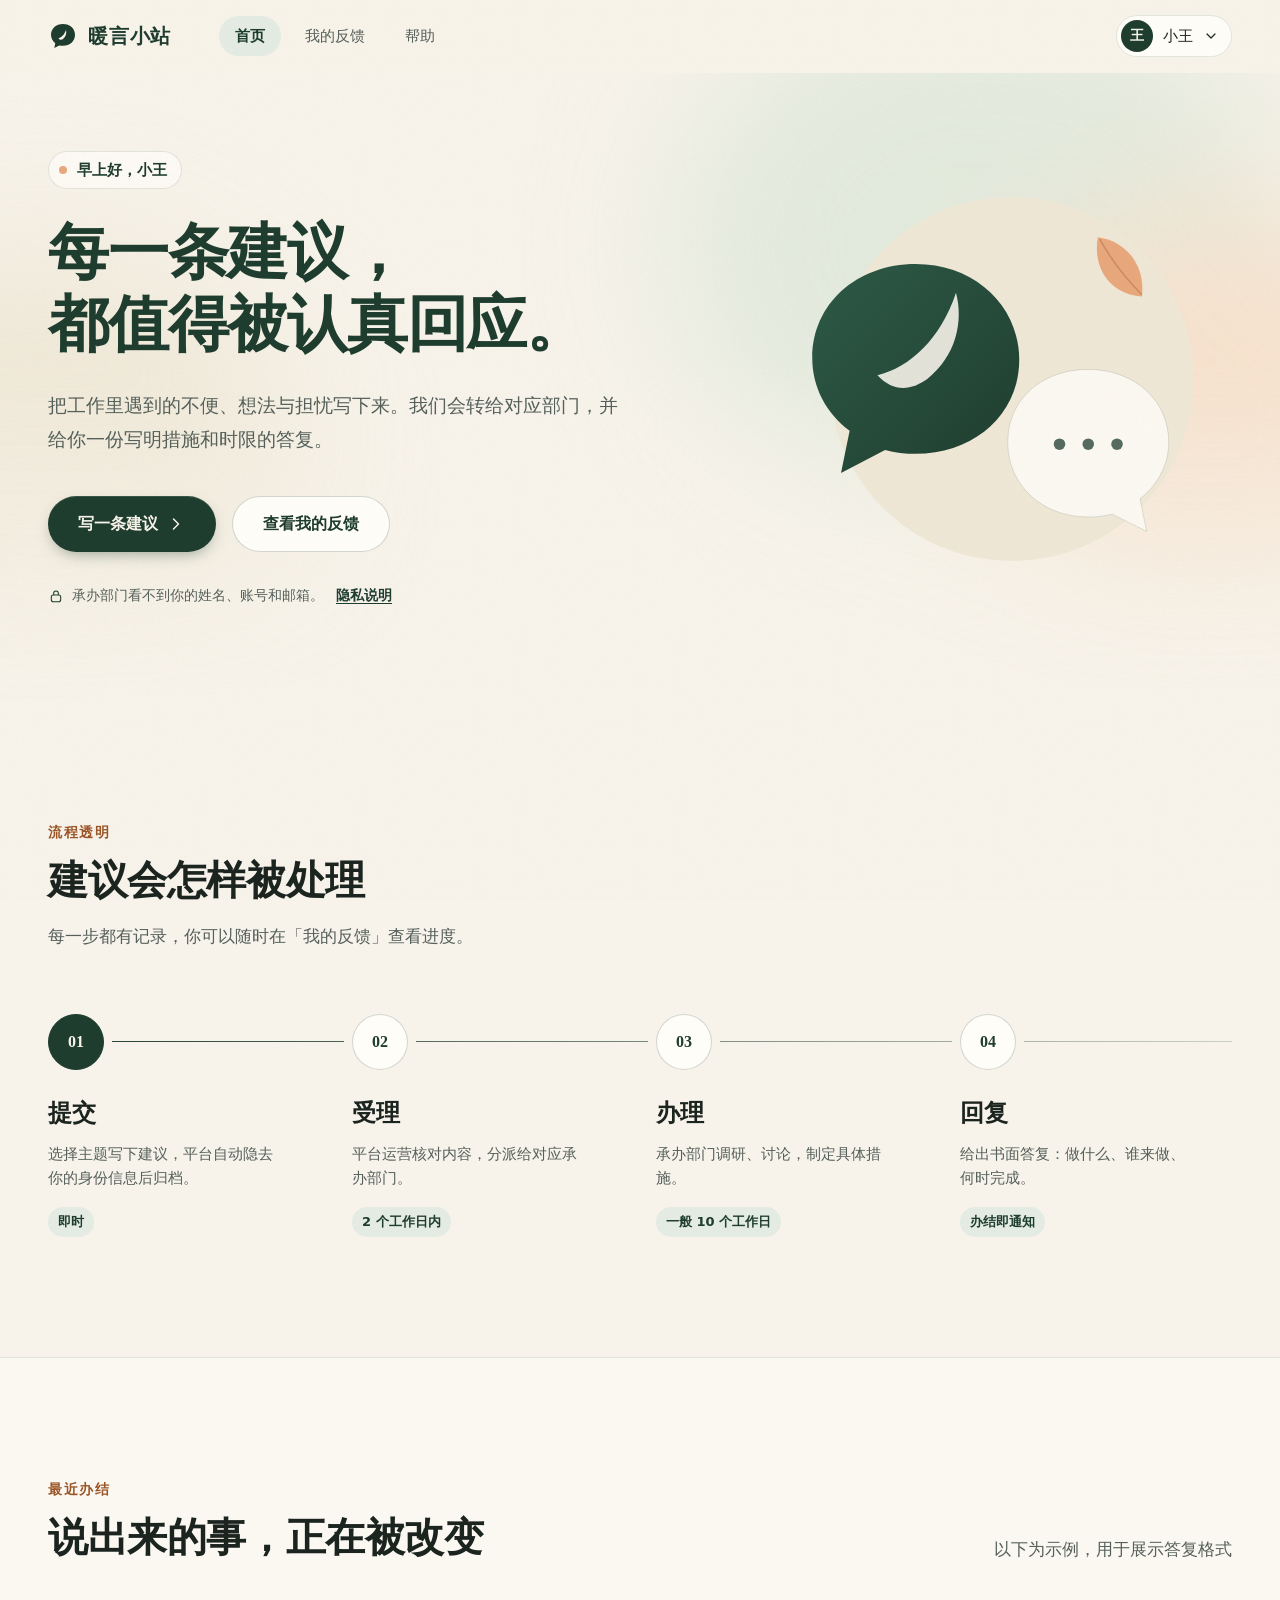
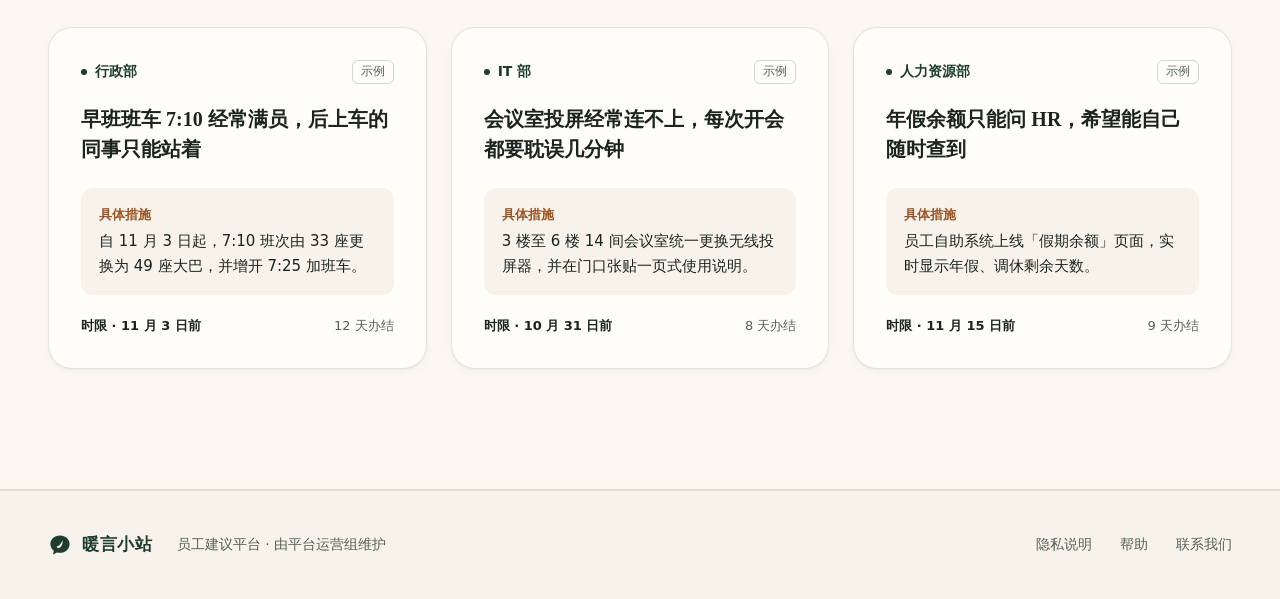
<file: archive-v1/index.html>
<!doctype html>
<html lang="zh-CN">
<head>
<meta charset="utf-8">
<meta name="viewport" content="width=device-width, initial-scale=1">
<title>暖言小站 · 员工建议平台</title>
<link rel="stylesheet" href="css/style.css">
</head>
<body>
<a class="skip" href="#main">跳到主要内容</a>
<svg width="0" height="0" style="position:absolute" aria-hidden="true">
  <symbol id="mark" viewBox="0 0 40 40"><path d="M20 4C10.6 4 4 10.3 4 18.4c0 4.6 2.2 8.6 5.7 11.2L8.4 36l6.6-3.5c1.6.4 3.2.6 5 .6 9.4 0 16-6.3 16-14.7S29.4 4 20 4z" fill="currentColor"/><path d="M14 23c4-1 8-5 10-11 1 4 0 9-4 12-2 1.5-4 1.5-6-1z" fill="#F7F3EA"/></symbol>
  <symbol id="chev" viewBox="0 0 24 24"><path d="M9 6l6 6-6 6" fill="none" stroke="currentColor" stroke-width="1.8" stroke-linecap="round" stroke-linejoin="round"/></symbol>
  <symbol id="check" viewBox="0 0 24 24"><path d="M5 12.5l4.5 4.5L19 7.5" fill="none" stroke="currentColor" stroke-width="2" stroke-linecap="round" stroke-linejoin="round"/></symbol>
  <symbol id="lock" viewBox="0 0 24 24"><rect x="5" y="10.5" width="14" height="10" rx="3" fill="none" stroke="currentColor" stroke-width="1.6"/><path d="M8.5 10.5V8a3.5 3.5 0 017 0v2.5" fill="none" stroke="currentColor" stroke-width="1.6"/></symbol>
  <symbol id="close" viewBox="0 0 24 24"><path d="M6 6l12 12M18 6L6 18" stroke="currentColor" stroke-width="1.8" stroke-linecap="round"/></symbol>
</svg>

<header class="nav" id="nav">
  <div class="wrap nav-in">
    <a class="brand" href="#/" aria-label="暖言小站 首页"><svg class="brand-mark"><use href="#mark"/></svg><span>暖言小站</span></a>
    <nav aria-label="主导航"><ul class="nav-links">
      <li><a href="#/" data-nav="home">首页</a></li>
      <li><a href="#/mine" data-nav="mine">我的反馈</a></li>
      <li><a href="#/help" data-nav="help">帮助</a></li>
    </ul></nav>
    <div class="acct">
      <button class="chip" id="acctBtn" aria-haspopup="menu" aria-expanded="false"><span class="avatar" aria-hidden="true">王</span><span>小王</span><svg class="ic sm rot"><use href="#chev"/></svg></button>
      <div class="menu" id="acctMenu" role="menu" hidden>
        <div class="menu-head"><b>王小明</b><span>行政部 · 工号 10328</span></div>
        <button role="menuitem" class="menu-item" id="settingsBtn">个人设置</button>
        <button role="menuitem" class="menu-item" id="guestToggle">切换访客视图</button>
        <div class="menu-sep"></div>
        <button role="menuitem" class="menu-item danger" id="logoutBtn">退出登录</button>
        <div class="confirm" id="logoutConfirm" hidden>
          <p>确定退出登录吗？</p>
          <div><button class="btn ghost xs" id="logoutNo">取消</button><button class="btn primary xs" id="logoutYes">退出</button></div>
        </div>
      </div>
      <a class="btn primary sm" id="loginBtn" href="#/" hidden>登录</a>
    </div>
  </div>
</header>

<main id="main">
<!-- HOME -->
<section class="view" data-view="home">
  <div class="hero">
    <div class="mesh" aria-hidden="true"><i class="b1"></i><i class="b2"></i><i class="b3"></i></div>
    <div class="wrap hero-in">
      <div class="hero-copy">
        <p class="eyebrow" id="greet">早上好，小王</p>
        <h1 class="display">每一条建议，<br>都值得被认真回应。</h1>
        <p class="lede">把工作里遇到的不便、想法与担忧写下来。我们会转给对应部门，并给你一份写明措施和时限的答复。</p>
        <div class="cta-row">
          <a class="btn primary lg" href="#/write">写一条建议<svg class="ic"><use href="#chev"/></svg></a>
          <a class="btn ghost lg" href="#/mine">查看我的反馈</a>
        </div>
        <p class="trust"><svg class="ic sm"><use href="#lock"/></svg>承办部门看不到你的姓名、账号和邮箱。<a href="#/help" data-scroll="privacy">隐私说明</a></p>
      </div>
      <div class="hero-art" aria-hidden="true">
        <svg viewBox="0 0 480 480">
          <defs><linearGradient id="gL" x1="0" y1="0" x2="1" y2="1"><stop offset="0" stop-color="#2E5A47"/><stop offset="1" stop-color="#1F3D2F"/></linearGradient></defs>
          <circle cx="250" cy="240" r="190" fill="#EFE7D6"/>
          <path class="float a" d="M150 120c-62 0-108 42-108 98 0 31 15 58 39 76l-9 44 46-24c10 3 21 4 32 4 62 0 108-42 108-98s-46-100-108-100z" fill="url(#gL)"/>
          <path class="float a" d="M110 236c34-8 66-38 82-86 8 30 0 66-30 90-18 13-36 13-52-4z" fill="#F7F3EA" opacity=".9"/>
          <path class="float b" d="M330 230c48 0 84 32 84 76 0 24-12 45-30 59l7 34-36-18c-8 2-16 3-25 3-48 0-84-33-84-78s36-76 84-76z" fill="#FBF8F1" stroke="#1F3D2F" stroke-opacity=".14"/>
          <g class="float b" fill="#1F3D2F" opacity=".75"><circle cx="300" cy="308" r="6"/><circle cx="330" cy="308" r="6"/><circle cx="360" cy="308" r="6"/></g>
          <path class="float c" d="M340 92c30 4 50 30 46 62-30-2-52-26-46-62z" fill="#E8A87C"/>
          <path class="float c" d="M342 94c12 22 26 40 44 58" stroke="#B8774E" stroke-width="1.5" fill="none" opacity=".6"/>
        </svg>
      </div>
    </div>
  </div>

  <section class="wrap sec" aria-labelledby="flowT">
    <div class="sec-head reveal"><p class="kicker">流程透明</p><h2 id="flowT" class="h2">建议会怎样被处理</h2><p class="muted">每一步都有记录，你可以随时在「我的反馈」查看进度。</p></div>
    <ol class="journey">
      <li class="reveal"><span class="jn">01</span><h3>提交</h3><p>选择主题写下建议，平台自动隐去你的身份信息后归档。</p><span class="jt">即时</span></li>
      <li class="reveal"><span class="jn">02</span><h3>受理</h3><p>平台运营核对内容，分派给对应承办部门。</p><span class="jt">2 个工作日内</span></li>
      <li class="reveal"><span class="jn">03</span><h3>办理</h3><p>承办部门调研、讨论，制定具体措施。</p><span class="jt">一般 10 个工作日</span></li>
      <li class="reveal"><span class="jn">04</span><h3>回复</h3><p>给出书面答复：做什么、谁来做、何时完成。</p><span class="jt">办结即通知</span></li>
    </ol>
  </section>

  <section class="sec tint" aria-labelledby="doneT">
    <div class="wrap">
      <div class="sec-head row reveal"><div><p class="kicker">最近办结</p><h2 id="doneT" class="h2">说出来的事，正在被改变</h2></div><p class="muted small">以下为示例，用于展示答复格式</p></div>
      <div class="cards3">
        <article class="rcard reveal"><div class="rtop"><span class="dept">行政部</span><span class="tag">示例</span></div><h3>早班班车 7:10 经常满员，后上车的同事只能站着</h3><div class="rbody"><p class="lbl">具体措施</p><p>自 11 月 3 日起，7:10 班次由 33 座更换为 49 座大巴，并增开 7:25 加班车。</p></div><p class="rmeta"><span>时限 · 11 月 3 日前</span><span>12 天办结</span></p></article>
        <article class="rcard reveal"><div class="rtop"><span class="dept">IT 部</span><span class="tag">示例</span></div><h3>会议室投屏经常连不上，每次开会都要耽误几分钟</h3><div class="rbody"><p class="lbl">具体措施</p><p>3 楼至 6 楼 14 间会议室统一更换无线投屏器，并在门口张贴一页式使用说明。</p></div><p class="rmeta"><span>时限 · 10 月 31 日前</span><span>8 天办结</span></p></article>
        <article class="rcard reveal"><div class="rtop"><span class="dept">人力资源部</span><span class="tag">示例</span></div><h3>年假余额只能问 HR，希望能自己随时查到</h3><div class="rbody"><p class="lbl">具体措施</p><p>员工自助系统上线「假期余额」页面，实时显示年假、调休剩余天数。</p></div><p class="rmeta"><span>时限 · 11 月 15 日前</span><span>9 天办结</span></p></article>
      </div>
    </div>
  </section>
</section>

<!-- WRITE -->
<section class="view" data-view="write" hidden>
  <div class="wrap write">
    <div class="write-top">
      <a class="back" href="#/"><svg class="ic sm flip"><use href="#chev"/></svg>返回首页</a>
      <ol class="steps" aria-label="步骤">
        <li data-s="1"><span class="dot">1</span>选择主题</li><li class="bar"></li>
        <li data-s="2"><span class="dot">2</span>写下建议</li><li class="bar"></li>
        <li data-s="3"><span class="dot">3</span>确认提交</li>
      </ol>
      <span class="save-note">草稿仅保存在本机</span>
    </div>
    <div class="panel">
      <div class="stage" data-step="1">
        <h1 class="h2">这条建议和哪方面有关？</h1>
        <p class="muted">不确定也没关系，选「其他」，平台会帮你分派。</p>
        <div class="topics" role="radiogroup" aria-label="主题">
          <button class="topic" role="radio" aria-checked="false" data-t="人事与薪酬" data-d="人力资源部"><span class="ti t1"></span><b>人事与薪酬</b><span>考勤、假期、薪资、培训与晋升</span><em>由 人力资源部 承办</em></button>
          <button class="topic" role="radio" aria-checked="false" data-t="行政与食堂班车" data-d="行政部"><span class="ti t2"></span><b>行政与食堂班车</b><span>食堂菜品、班车线路、办公环境</span><em>由 行政部 承办</em></button>
          <button class="topic" role="radio" aria-checked="false" data-t="IT与设备" data-d="IT 部"><span class="ti t3"></span><b>IT 与设备</b><span>电脑、网络、账号、会议室设备</span><em>由 IT 部 承办</em></button>
          <button class="topic" role="radio" aria-checked="false" data-t="安全与环境" data-d="安全环保部"><span class="ti t4"></span><b>安全与环境</b><span>生产安全、消防、隐患与职业健康</span><em>由 安全环保部 承办</em></button>
          <button class="topic" role="radio" aria-checked="false" data-t="其他／不确定" data-d="平台运营组"><span class="ti t5"></span><b>其他／不确定</b><span>流程、制度，或拿不准归谁管的事</span><em>由 平台运营组 分派</em></button>
        </div>
      </div>
      <div class="stage" data-step="2" hidden>
        <h1 class="h2">说说具体情况</h1>
        <p class="muted">写清楚「在哪里、发生了什么、希望怎样改善」，更容易被快速办理。</p>
        <div class="field"><label for="ttl">标题</label><input id="ttl" maxlength="40" placeholder="一句话概括，例如：早班班车经常满员"></div>
        <div class="field"><label for="body">详细描述</label>
          <textarea id="body" maxlength="500" rows="5" aria-describedby="bodyHint" placeholder="发生的时间、地点、影响，以及你的想法……"></textarea>
          <div class="field-foot"><span id="bodyHint" class="hint">至少 10 个字</span><span class="count" id="count">0/500</span></div>
        </div>
        <div class="attach" tabindex="0" role="button" aria-label="添加附件（可选）"><span class="plus">＋</span><div><b>添加图片或文件（可选）</b><span>支持 JPG、PNG、PDF，单个不超过 10MB。上传前会自动清除照片位置信息。</span></div></div>
      </div>
      <div class="stage" data-step="3" hidden>
        <h1 class="h2">确认一下，就可以提交了</h1>
        <dl class="summary">
          <div><dt>主题</dt><dd id="sTopic"></dd><button class="link" data-go="1">修改</button></div>
          <div><dt>承办部门</dt><dd id="sDept"></dd></div>
          <div><dt>标题</dt><dd id="sTitle"></dd><button class="link" data-go="2">修改</button></div>
          <div><dt>描述</dt><dd id="sBody" class="pre"></dd></div>
        </dl>
        <div class="privacy-box"><svg class="ic"><use href="#lock"/></svg><div><b>你的身份受到保护</b><p>承办部门看不到你的姓名、账号和邮箱；平台仅为让你查看进度保存账号关联。</p></div></div>
      </div>
      <div class="stage success" data-step="4" hidden>
        <div class="burst" aria-hidden="true"><svg viewBox="0 0 120 120"><circle class="ring" cx="60" cy="60" r="44"/><path class="tick" d="M40 61l14 14 28-30"/></svg><i></i><i></i><i></i><i></i><i></i><i></i></div>
        <h1 class="h2">已收到，谢谢你愿意说出来</h1>
        <p class="muted">我们会在 2 个工作日内受理，有进展会通过站内消息告诉你。</p>
        <div class="idbox"><span>建议编号</span><b id="sid">NY-20261019-008</b></div>
        <div class="cta-row center"><a class="btn primary lg" href="#/mine?open=NY-20261019-008">查看进度</a><a class="btn ghost lg" href="#/">回到首页</a></div>
      </div>
      <div class="panel-foot" id="pfoot">
        <button class="btn ghost" id="prevBtn">上一步</button>
        <span class="foot-msg" id="footMsg" aria-live="polite"></span>
        <button class="btn primary" id="nextBtn">下一步</button>
      </div>
    </div>
  </div>
</section>

<!-- MINE -->
<section class="view" data-view="mine" hidden>
  <div class="wrap mine">
    <div class="mine-head"><div><p class="kicker">我的反馈</p><h1 class="h2">你提交过的建议</h1></div>
      <div class="filters" role="tablist" aria-label="筛选"><button class="f on" data-f="all" role="tab" aria-selected="true">全部</button><button class="f" data-f="待受理" role="tab">待受理</button><button class="f" data-f="办理中" role="tab">办理中</button><button class="f" data-f="已回复" role="tab">已回复</button></div>
    </div>
    <ul class="flist" id="flist"></ul>
  </div>
</section>

<!-- HELP -->
<section class="view" data-view="help" hidden>
  <div class="wrap help">
    <p class="kicker">帮助与隐私</p><h1 class="h2">关于暖言小站，你可能想知道</h1>
    <div class="help-grid">
      <article id="privacy" class="doc">
        <h2>隐私说明</h2>
        <h3>我们保存什么</h3><p>你提交的标题、描述和附件，以及你的账号与该建议的关联关系。关联关系只用于让你在「我的反馈」中查看进度、接收通知。</p>
        <h3>谁能看到什么</h3><p>承办部门只能看到建议内容与编号，看不到你的姓名、账号、邮箱或部门。平台运营组两名管理员可在审计需要时查看关联关系，每次查看都会留下不可删除的日志。</p>
        <h3>请注意</h3><p>如果描述中写了能识别你的细节（如具体工位、只有你知道的事），承办部门仍可能推测出身份。提交前请自行检查。</p>
        <h3>保存期限</h3><p>建议办结满 2 年后，账号关联将被删除，建议内容以匿名形式保留用于统计。</p>
      </article>
      <div class="faq">
        <details open><summary>多久能收到答复？</summary><p>2 个工作日内受理，一般 10 个工作日内给出答复。复杂问题会先回复办理计划。</p></details>
        <details><summary>对答复不满意怎么办？</summary><p>在详情页点击「继续反馈」，建议会重新进入办理，并抄送平台运营组。</p></details>
        <details><summary>可以撤回建议吗？</summary><p>受理前可以随时撤回；受理后可申请关闭。</p></details>
        <details><summary>紧急安全隐患怎么报？</summary><p>请立即拨打安全值班电话 8110。本平台不适合处理需要即刻响应的事项。</p></details>
      </div>
    </div>
  </div>
</section>
</main>

<footer class="foot">
  <div class="wrap foot-in">
    <div class="brand sm"><svg class="brand-mark"><use href="#mark"/></svg><span>暖言小站</span></div>
    <p class="muted small">员工建议平台 · 由平台运营组维护</p>
    <nav aria-label="页脚"><a href="#/help" data-scroll="privacy">隐私说明</a><a href="#/help">帮助</a><a href="mailto:nuanyan@example.com">联系我们</a></nav>
  </div>
</footer>

<div class="scrim" id="scrim" hidden></div>
<aside class="drawer" id="drawer" role="dialog" aria-modal="true" aria-labelledby="dTitle" hidden>
  <div class="d-head"><span class="d-id" id="dId"></span><button class="icon-btn" id="dClose" aria-label="关闭详情"><svg class="ic"><use href="#close"/></svg></button></div>
  <div class="d-body" id="dBody"></div>
</aside>
<div class="toast" id="toast" role="status" aria-live="polite"></div>
<script src="js/app.js"></script>
</body>
</html>
</file>
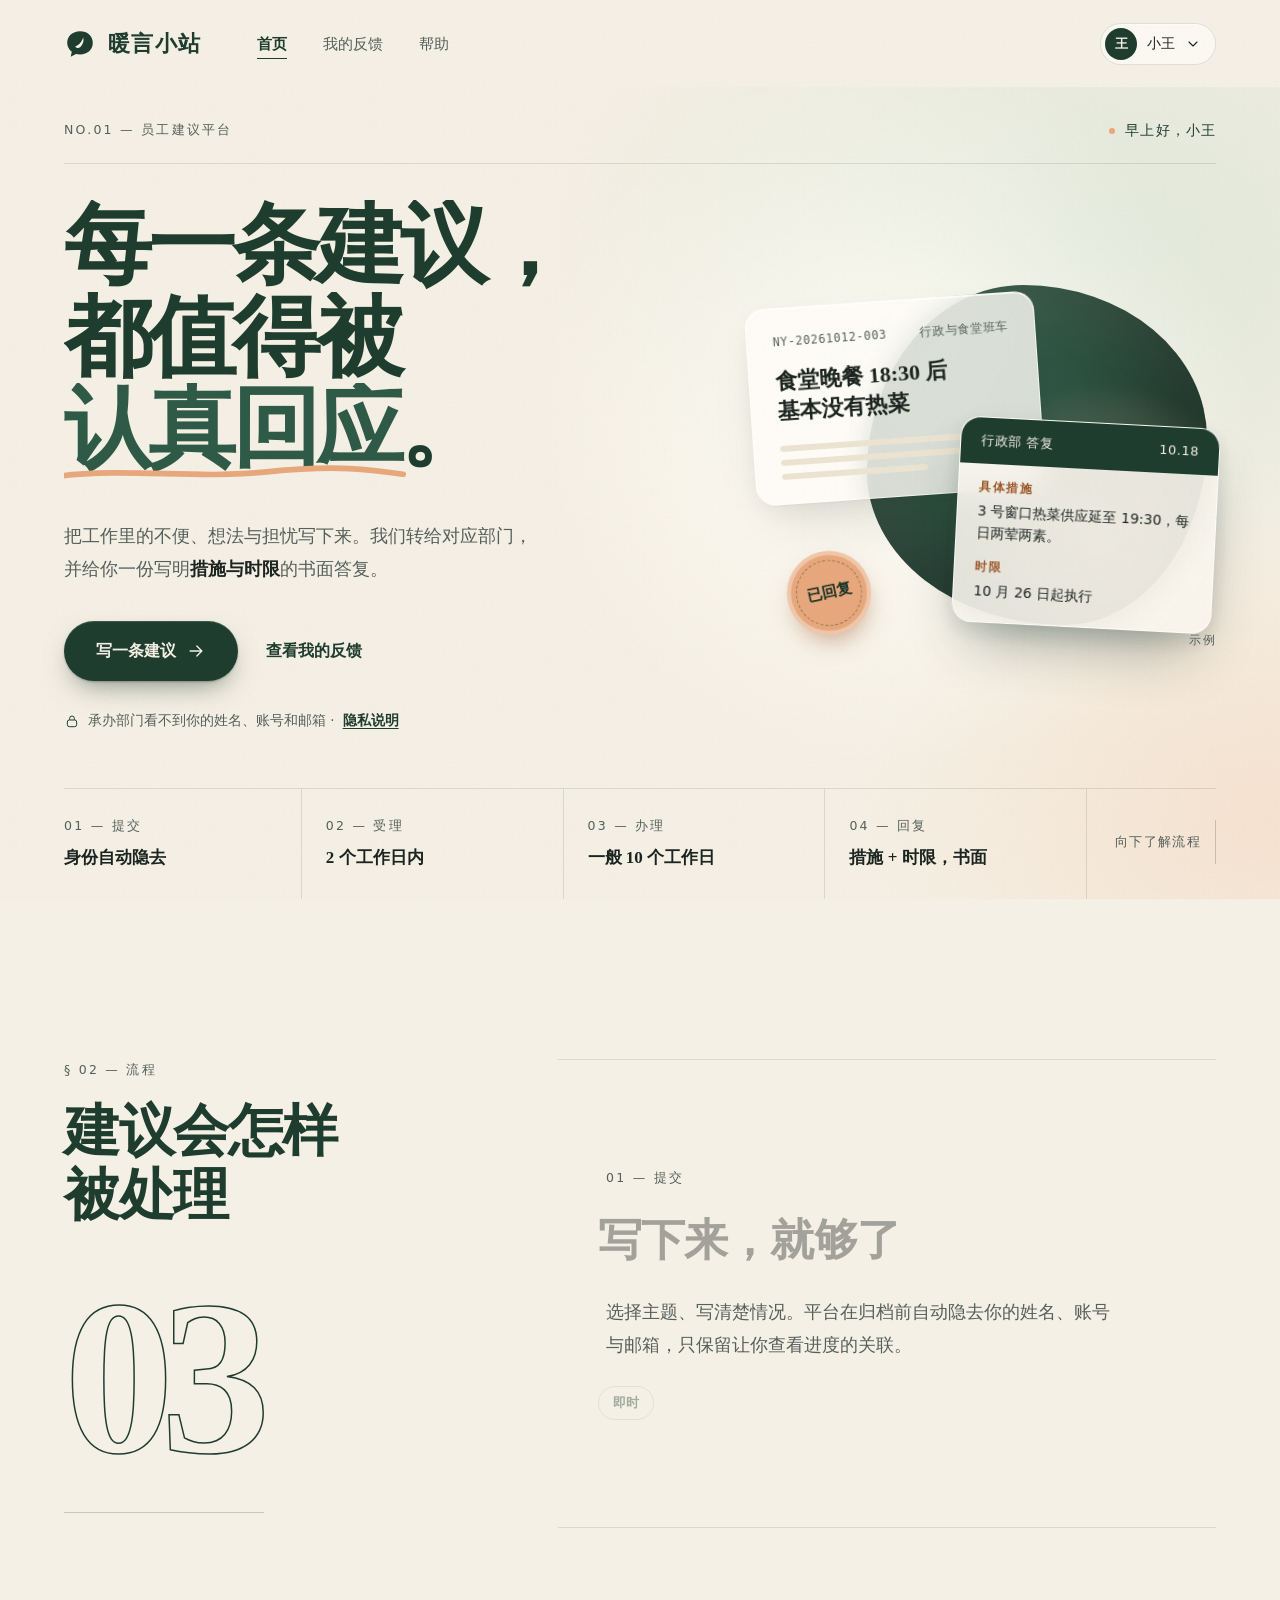
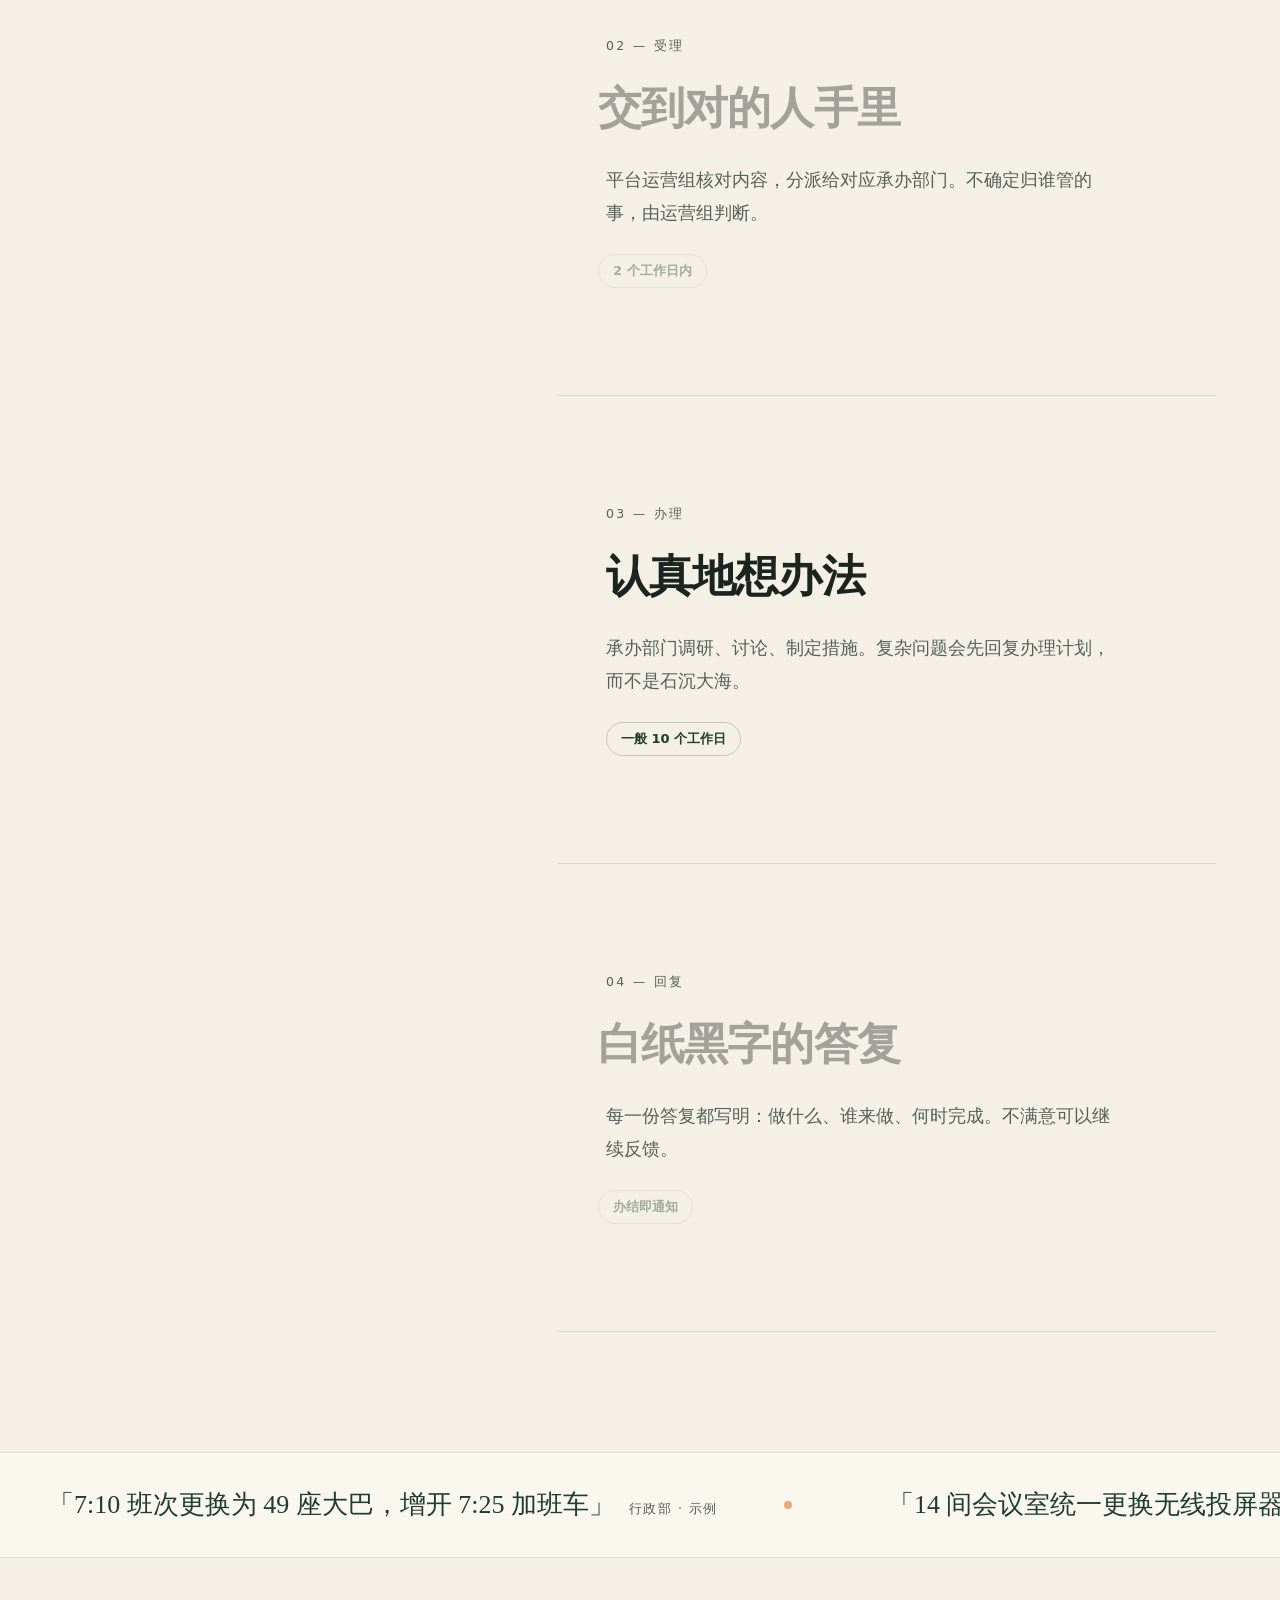
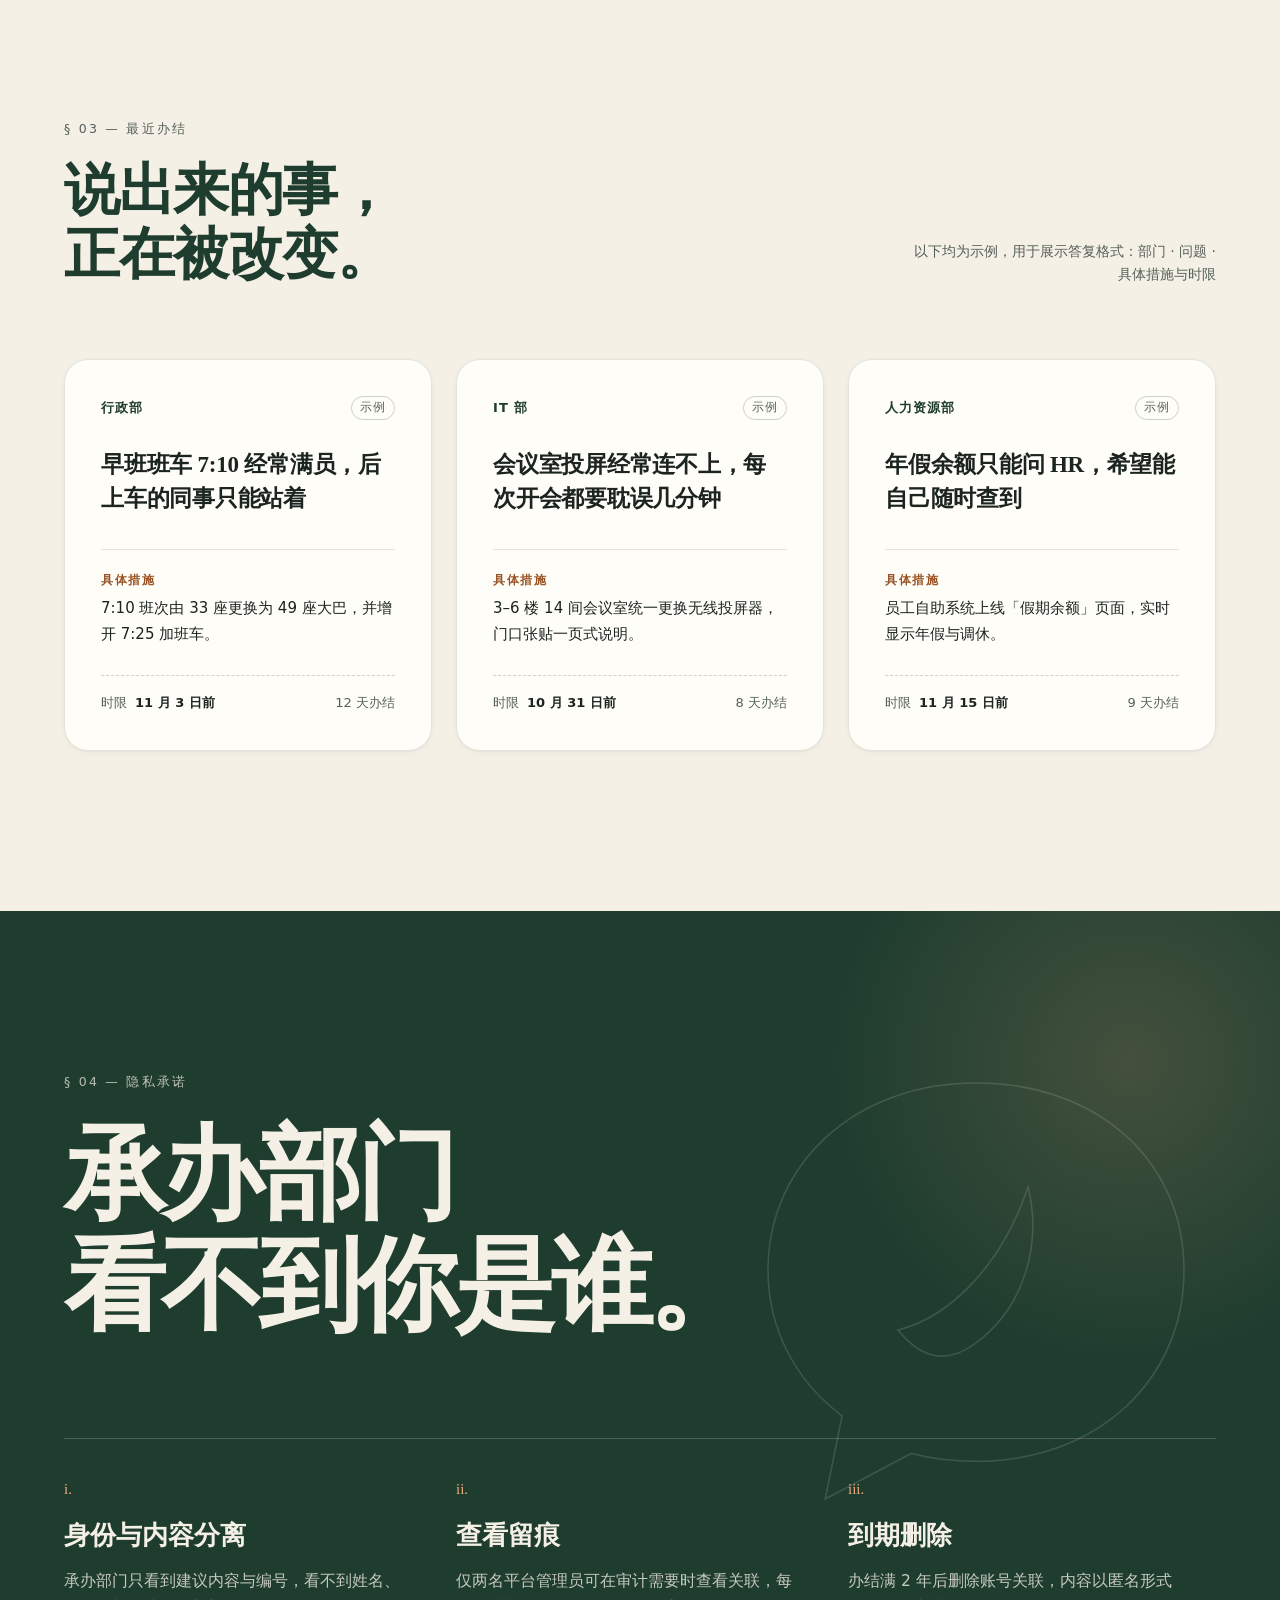
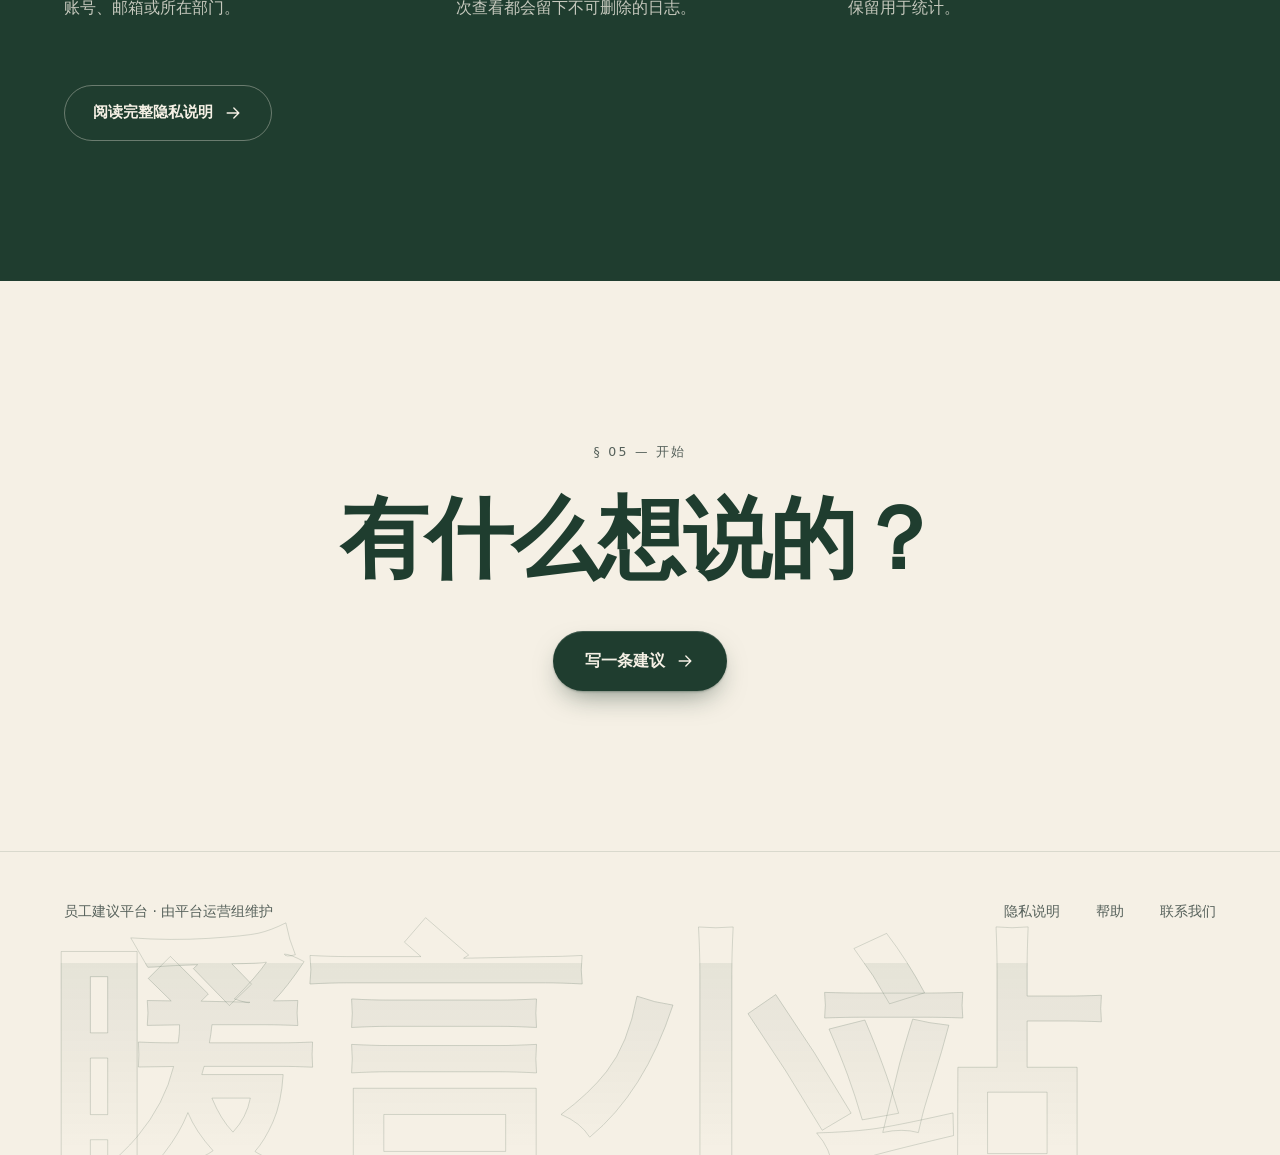
<file: archive-v2/index.html>
<!doctype html>
<!-- nuanyan v2 -->
<html lang="zh-CN">
<head>
<meta charset="utf-8">
<meta name="viewport" content="width=device-width, initial-scale=1">
<title>暖言小站 · 员工建议平台</title>
<link rel="stylesheet" href="css/style.css">
</head>
<body>
<a class="skip" href="#main">跳到主要内容</a>
<svg width="0" height="0" style="position:absolute" aria-hidden="true">
  <symbol id="mark" viewBox="0 0 40 40"><path d="M20 4C10.6 4 4 10.3 4 18.4c0 4.6 2.2 8.6 5.7 11.2L8.4 36l6.6-3.5c1.6.4 3.2.6 5 .6 9.4 0 16-6.3 16-14.7S29.4 4 20 4z" fill="currentColor"/><path d="M14 23c4-1 8-5 10-11 1 4 0 9-4 12-2 1.5-4 1.5-6-1z" fill="#F7F3EA"/></symbol>
  <symbol id="arrow" viewBox="0 0 24 24"><path d="M5 12h13M13 6l6 6-6 6" fill="none" stroke="currentColor" stroke-width="1.6" stroke-linecap="round" stroke-linejoin="round"/></symbol>
  <symbol id="chev" viewBox="0 0 24 24"><path d="M9 6l6 6-6 6" fill="none" stroke="currentColor" stroke-width="1.6" stroke-linecap="round" stroke-linejoin="round"/></symbol>
  <symbol id="close" viewBox="0 0 24 24"><path d="M6 6l12 12M18 6L6 18" stroke="currentColor" stroke-width="1.5" stroke-linecap="round"/></symbol>
  <symbol id="lock" viewBox="0 0 24 24"><rect x="5" y="10.5" width="14" height="10" rx="3" fill="none" stroke="currentColor" stroke-width="1.5"/><path d="M8.5 10.5V8a3.5 3.5 0 017 0v2.5" fill="none" stroke="currentColor" stroke-width="1.5"/></symbol>
  <symbol id="i-people" viewBox="0 0 32 32"><g fill="none" stroke="currentColor" stroke-width="1.4" stroke-linecap="round"><circle cx="12" cy="11" r="4.5"/><path d="M4 26c0-4.4 3.6-8 8-8s8 3.6 8 8"/><circle cx="23" cy="12.5" r="3.5"/><path d="M21 18.6c.6-.2 1.3-.3 2-.3 3.3 0 6 2.7 6 6"/></g></symbol>
  <symbol id="i-bus" viewBox="0 0 32 32"><g fill="none" stroke="currentColor" stroke-width="1.4" stroke-linecap="round" stroke-linejoin="round"><rect x="6" y="4.5" width="20" height="20" rx="4"/><path d="M6 15h20M10 28v-3.5M22 28v-3.5"/><circle cx="11" cy="20" r="1"/><circle cx="21" cy="20" r="1"/><path d="M11 8.5h10"/></g></symbol>
  <symbol id="i-laptop" viewBox="0 0 32 32"><g fill="none" stroke="currentColor" stroke-width="1.4" stroke-linecap="round" stroke-linejoin="round"><rect x="6" y="7" width="20" height="14" rx="2"/><path d="M3 25h26"/><path d="M13 14l2 2 4-4"/></g></symbol>
  <symbol id="i-shield" viewBox="0 0 32 32"><g fill="none" stroke="currentColor" stroke-width="1.4" stroke-linecap="round" stroke-linejoin="round"><path d="M16 4l10 4v7c0 6.5-4.3 11-10 13-5.7-2-10-6.5-10-13V8z"/><path d="M16 11c-3 3-3 7 0 10 3-3 3-7 0-10zM16 21v3"/></g></symbol>
  <symbol id="i-dots" viewBox="0 0 32 32"><g fill="none" stroke="currentColor" stroke-width="1.4" stroke-linecap="round"><path d="M16 5C9.4 5 5 9.3 5 14.8c0 3.1 1.5 5.8 3.9 7.6L8 27l4.5-2.4c1.1.3 2.2.4 3.5.4 6.6 0 11-4.3 11-10.2S22.6 5 16 5z"/><path d="M13.2 12.5a2.8 2.8 0 115 1.7c-.9.8-2.2 1.3-2.2 2.8M16 20v.2"/></g></symbol>
</svg>

<header class="nav" id="nav">
  <div class="wrap nav-in">
    <a class="brand" href="#/" aria-label="暖言小站 首页"><svg class="brand-mark"><use href="#mark"/></svg><span>暖言小站</span></a>
    <nav aria-label="主导航"><ul class="nav-links">
      <li><a href="#/" data-nav="home">首页</a></li>
      <li><a href="#/mine" data-nav="mine">我的反馈</a></li>
      <li><a href="#/help" data-nav="help">帮助</a></li>
    </ul></nav>
    <div class="acct">
      <button class="chip" id="acctBtn" aria-haspopup="menu" aria-expanded="false"><span class="avatar" aria-hidden="true">王</span><span>小王</span><svg class="ic sm rot"><use href="#chev"/></svg></button>
      <div class="menu" id="acctMenu" role="menu" hidden>
        <div class="menu-head"><b>王小明</b><span>行政部 · 工号 10328</span></div>
        <button role="menuitem" class="menu-item" id="settingsBtn">个人设置</button>
        <button role="menuitem" class="menu-item" id="guestToggle">切换访客视图</button>
        <div class="menu-sep"></div>
        <button role="menuitem" class="menu-item danger" id="logoutBtn">退出登录</button>
        <div class="confirm" id="logoutConfirm" hidden>
          <p>确定退出登录吗？</p>
          <div><button class="btn ghost xs" id="logoutNo">取消</button><button class="btn primary xs" id="logoutYes">退出</button></div>
        </div>
      </div>
      <a class="btn primary sm" id="loginBtn" href="#/" hidden>登录</a>
    </div>
  </div>
</header>

<main id="main">
<!-- ============ HOME ============ -->
<section class="view" data-view="home">
  <div class="hero" id="hero">
    <div class="spot" aria-hidden="true"></div>
    <div class="wrap hero-grid">
      <div class="hero-meta lr"><span class="lbl">No.01 — 员工建议平台</span><span class="lbl greet" id="greet">早上好，小王</span></div>
      <h1 class="display" aria-label="每一条建议，都值得被认真回应。">
        <span class="ln"><span>每一条建议，</span></span>
        <span class="ln"><span>都值得被</span></span>
        <span class="ln"><span><em class="mark-word">认真回应<svg class="stroke" viewBox="0 0 400 24" preserveAspectRatio="none" aria-hidden="true"><path d="M4 16 C 80 6, 160 20, 240 11 S 360 8, 396 14"/></svg></em>。</span></span>
      </h1>
              <div class="hero-copy lr">
          <p class="lede">把工作里的不便、想法与担忧写下来。我们转给对应部门，并给你一份写明<b>措施与时限</b>的书面答复。</p>
          <div class="cta-row">
            <a class="btn primary lg magnetic" href="#/write"><span>写一条建议</span><svg class="ic"><use href="#arrow"/></svg></a>
            <a class="btn text lg" href="#/mine">查看我的反馈</a>
          </div>
          <p class="trust"><svg class="ic sm"><use href="#lock"/></svg>承办部门看不到你的姓名、账号和邮箱 · <a href="#/help" data-scroll="privacy">隐私说明</a></p>
        </div>
        <div class="art" id="art" aria-hidden="true">
          <div class="blob"></div>
          <div class="layer l1 letter">
            <div class="lt-top"><span class="tnum">NY-20261012-003</span><span>行政与食堂班车</span></div>
            <p class="lt-t">食堂晚餐 18:30 后<br>基本没有热菜</p>
            <div class="lt-lines"><i></i><i></i><i style="width:62%"></i></div>
          </div>
          <div class="layer l2 reply-card">
            <div class="rc-h"><span>行政部 答复</span><span class="tnum">10.18</span></div>
            <p class="rc-k">具体措施</p>
            <p class="rc-p">3 号窗口热菜供应延至 19:30，每日两荤两素。</p>
            <p class="rc-k">时限</p><p class="rc-p">10 月 26 日起执行</p>
          </div>
          <div class="layer l3 seal"><span>已回复</span></div>
          <span class="art-note">示例</span>
        </div>
      <ol class="promise">
        <li><span class="lbl">01 — 提交</span><p>身份自动隐去</p></li>
        <li><span class="lbl">02 — 受理</span><p>2 个工作日内</p></li>
        <li><span class="lbl">03 — 办理</span><p>一般 10 个工作日</p></li>
        <li><span class="lbl">04 — 回复</span><p>措施 + 时限，书面</p></li>
        <li class="cue"><a href="#flow" data-anchor="flow">向下了解流程<span class="cue-line"></span></a></li>
      </ol>
    </div>
  </div>

  <!-- process -->
  <section class="flow" id="flow" aria-labelledby="flowT">
    <div class="wrap flow-grid">
      <div class="flow-side">
        <div class="sticky">
          <p class="lbl">§ 02 — 流程</p>
          <h2 id="flowT" class="h2">建议会怎样<br>被处理</h2>
          <div class="bignum" aria-hidden="true"><div class="bn-track" id="bnTrack"><span>01</span><span>02</span><span>03</span><span>04</span></div></div>
          <div class="flow-prog" aria-hidden="true"><i id="flowBar"></i></div>
        </div>
      </div>
      <ol class="flow-steps">
        <li class="fs" data-i="0"><span class="lbl">01 — 提交</span><h3>写下来，就够了</h3><p>选择主题、写清楚情况。平台在归档前自动隐去你的姓名、账号与邮箱，只保留让你查看进度的关联。</p><span class="fs-t">即时</span></li>
        <li class="fs" data-i="1"><span class="lbl">02 — 受理</span><h3>交到对的人手里</h3><p>平台运营组核对内容，分派给对应承办部门。不确定归谁管的事，由运营组判断。</p><span class="fs-t">2 个工作日内</span></li>
        <li class="fs" data-i="2"><span class="lbl">03 — 办理</span><h3>认真地想办法</h3><p>承办部门调研、讨论、制定措施。复杂问题会先回复办理计划，而不是石沉大海。</p><span class="fs-t">一般 10 个工作日</span></li>
        <li class="fs" data-i="3"><span class="lbl">04 — 回复</span><h3>白纸黑字的答复</h3><p>每一份答复都写明：做什么、谁来做、何时完成。不满意可以继续反馈。</p><span class="fs-t">办结即通知</span></li>
      </ol>
    </div>
  </section>

  <!-- marquee -->
  <section class="marquee" aria-label="答复示例滚动">
    <div class="mq-track">
      <div class="mq-row">
        <span>「7:10 班次更换为 49 座大巴，增开 7:25 加班车」<em>行政部 · 示例</em></span>
        <span>「14 间会议室统一更换无线投屏器」<em>IT 部 · 示例</em></span>
        <span>「自助系统上线假期余额页面」<em>人力资源部 · 示例</em></span>
        <span>「B 栋楼梯间照明 3 日内修复并加装感应灯」<em>安全环保部 · 示例</em></span>
      </div>
      <div class="mq-row" aria-hidden="true">
        <span>「7:10 班次更换为 49 座大巴，增开 7:25 加班车」<em>行政部 · 示例</em></span>
        <span>「14 间会议室统一更换无线投屏器」<em>IT 部 · 示例</em></span>
        <span>「自助系统上线假期余额页面」<em>人力资源部 · 示例</em></span>
        <span>「B 栋楼梯间照明 3 日内修复并加装感应灯」<em>安全环保部 · 示例</em></span>
      </div>
    </div>
  </section>

  <!-- recent -->
  <section class="wrap recent" aria-labelledby="doneT">
    <div class="sec-head reveal">
      <p class="lbl">§ 03 — 最近办结</p>
      <h2 id="doneT" class="h2">说出来的事，<br>正在被改变。</h2>
      <p class="muted small sh-note">以下均为示例，用于展示答复格式：部门 · 问题 · 具体措施与时限</p>
    </div>
    <div class="cards3">
      <article class="rcard tilt reveal"><div class="rtop"><span class="dept">行政部</span><span class="tag">示例</span></div><h3>早班班车 7:10 经常满员，后上车的同事只能站着</h3><div class="rbody"><p class="k">具体措施</p><p>7:10 班次由 33 座更换为 49 座大巴，并增开 7:25 加班车。</p></div><div class="rmeta"><span><i>时限</i>11 月 3 日前</span><span class="tnum">12 天办结</span></div></article>
      <article class="rcard tilt reveal"><div class="rtop"><span class="dept">IT 部</span><span class="tag">示例</span></div><h3>会议室投屏经常连不上，每次开会都要耽误几分钟</h3><div class="rbody"><p class="k">具体措施</p><p>3–6 楼 14 间会议室统一更换无线投屏器，门口张贴一页式说明。</p></div><div class="rmeta"><span><i>时限</i>10 月 31 日前</span><span class="tnum">8 天办结</span></div></article>
      <article class="rcard tilt reveal"><div class="rtop"><span class="dept">人力资源部</span><span class="tag">示例</span></div><h3>年假余额只能问 HR，希望能自己随时查到</h3><div class="rbody"><p class="k">具体措施</p><p>员工自助系统上线「假期余额」页面，实时显示年假与调休。</p></div><div class="rmeta"><span><i>时限</i>11 月 15 日前</span><span class="tnum">9 天办结</span></div></article>
    </div>
  </section>

  <!-- privacy promise -->
  <section class="promise-dark" aria-labelledby="privT">
    <div class="wrap">
      <svg class="pd-mark" viewBox="0 0 40 40" aria-hidden="true"><path d="M20 4C10.6 4 4 10.3 4 18.4c0 4.6 2.2 8.6 5.7 11.2L8.4 36l6.6-3.5c1.6.4 3.2.6 5 .6 9.4 0 16-6.3 16-14.7S29.4 4 20 4z"/><path d="M14 23c4-1 8-5 10-11 1 4 0 9-4 12-2 1.5-4 1.5-6-1z"/></svg>
      <p class="lbl light reveal">§ 04 — 隐私承诺</p>
      <h2 id="privT" class="statement reveal">承办部门<br>看不到你是谁。</h2>
      <div class="guarantees">
        <div class="g reveal"><span class="g-n tnum">i.</span><h3>身份与内容分离</h3><p>承办部门只看到建议内容与编号，看不到姓名、账号、邮箱或所在部门。</p></div>
        <div class="g reveal"><span class="g-n tnum">ii.</span><h3>查看留痕</h3><p>仅两名平台管理员可在审计需要时查看关联，每次查看都会留下不可删除的日志。</p></div>
        <div class="g reveal"><span class="g-n tnum">iii.</span><h3>到期删除</h3><p>办结满 2 年后删除账号关联，内容以匿名形式保留用于统计。</p></div>
      </div>
      <a class="btn outline-light reveal" href="#/help" data-scroll="privacy">阅读完整隐私说明<svg class="ic"><use href="#arrow"/></svg></a>
    </div>
  </section>

  <section class="wrap closing reveal">
    <p class="lbl">§ 05 — 开始</p>
    <h2 class="h2 big">有什么想说的？</h2>
    <a class="btn primary lg magnetic" href="#/write"><span>写一条建议</span><svg class="ic"><use href="#arrow"/></svg></a>
  </section>
</section>

<!-- ============ WRITE (overlay) ============ -->
<section class="view write-view" data-view="write" hidden>
  <div class="w-bar">
    <a class="w-close" href="#/" aria-label="关闭并返回首页"><svg class="ic"><use href="#close"/></svg><span>离开</span></a>
    <ol class="w-steps" aria-label="步骤">
      <li data-s="1"><span class="tnum">01</span>选择主题</li>
      <li data-s="2"><span class="tnum">02</span>写下建议</li>
      <li data-s="3"><span class="tnum">03</span>确认提交</li>
      <li class="w-line" aria-hidden="true"><i id="wLine"></i></li>
    </ol>
    <span class="w-note"><svg class="ic sm"><use href="#lock"/></svg>草稿仅保存在本机</span>
  </div>
  <div class="w-body">
    <div class="stage" data-step="1">
      <p class="lbl">01 — 选择主题</p>
      <h1 class="w-h">这条建议，和哪方面有关？</h1>
      <p class="muted">不确定也没关系，选「其他」，平台会帮你分派。</p>
      <div class="topics" role="radiogroup" aria-label="主题">
        <button class="topic tilt" role="radio" aria-checked="false" data-t="人事与薪酬" data-d="人力资源部"><svg class="ti"><use href="#i-people"/></svg><b>人事与薪酬</b><span>考勤、假期、薪资、培训与晋升</span><em>人力资源部 承办</em></button>
        <button class="topic tilt" role="radio" aria-checked="false" data-t="行政与食堂班车" data-d="行政部"><svg class="ti"><use href="#i-bus"/></svg><b>行政与食堂班车</b><span>食堂菜品、班车线路、办公环境</span><em>行政部 承办</em></button>
        <button class="topic tilt" role="radio" aria-checked="false" data-t="IT与设备" data-d="IT 部"><svg class="ti"><use href="#i-laptop"/></svg><b>IT 与设备</b><span>电脑、网络、账号、会议室设备</span><em>IT 部 承办</em></button>
        <button class="topic tilt" role="radio" aria-checked="false" data-t="安全与环境" data-d="安全环保部"><svg class="ti"><use href="#i-shield"/></svg><b>安全与环境</b><span>生产安全、消防、隐患与职业健康</span><em>安全环保部 承办</em></button>
        <button class="topic tilt" role="radio" aria-checked="false" data-t="其他／不确定" data-d="平台运营组"><svg class="ti"><use href="#i-dots"/></svg><b>其他／不确定</b><span>流程、制度，或拿不准归谁管的事</span><em>平台运营组 分派</em></button>
      </div>
    </div>
    <div class="stage" data-step="2" hidden>
      <p class="lbl">02 — 写下建议 · <span id="s2topic"></span></p>
      <label class="sr" for="ttl">标题</label>
      <input id="ttl" class="title-in" maxlength="40" placeholder="一句话说清楚，例如：早班班车经常满员" autocomplete="off">
      <label class="sr" for="body">详细描述</label>
      <textarea id="body" class="body-in" maxlength="500" rows="6" aria-describedby="bodyHint" placeholder="发生在哪里、什么时候、影响了谁，以及你希望怎样改善……"></textarea>
      <div class="field-foot"><span id="bodyHint" class="hint">至少 10 个字</span><span class="count tnum" id="count">0 / 500</span></div>
      <div class="attach" tabindex="0" role="button" aria-label="添加附件（可选）"><span class="plus">＋</span><span><b>添加图片或文件</b>（可选）· JPG / PNG / PDF，≤10MB，上传前自动清除照片位置信息</span></div>
    </div>
    <div class="stage" data-step="3" hidden>
      <div class="confirm-grid">
        <div>
          <p class="lbl">03 — 确认提交</p>
          <h1 class="w-h">读一遍，<br>就可以寄出了。</h1>
          <div class="privacy-box"><svg class="ic"><use href="#lock"/></svg><div><b>你的身份受到保护</b><p>承办部门看不到你的姓名、账号和邮箱；平台仅为让你查看进度保存账号关联。</p></div></div>
        </div>
        <div class="letter-wrap" id="letterWrap">
          <div class="envelope" aria-hidden="true"><div class="env-back"></div><div class="env-front"></div></div>
          <article class="letter-card" id="letter">
            <div class="lc-head"><span class="lbl">致 · <b id="sDept"></b></span><span class="lbl tnum">2026.10.19</span></div>
            <h2 class="lc-title" id="sTitle"></h2>
            <p class="lc-body" id="sBody"></p>
            <dl class="lc-meta"><div><dt>主题</dt><dd id="sTopic"></dd></div><div><dt>署名</dt><dd>匿名（已隐去）</dd></div></dl>
            <div class="lc-edit"><button class="link" data-go="1">修改主题</button><button class="link" data-go="2">修改内容</button></div>
          </article>
        </div>
      </div>
    </div>
    <div class="stage success" data-step="4" hidden>
      <div class="succ-art" aria-hidden="true">
        <div class="env2"><div class="e2-back"></div><div class="e2-paper"></div><div class="e2-front"></div><div class="e2-flap"></div></div>
        <div class="stamp"><svg viewBox="0 0 160 160"><defs><path id="circ" d="M80,80 m-58,0 a58,58 0 1,1 116,0 a58,58 0 1,1 -116,0"/></defs><circle cx="80" cy="80" r="74" fill="none" stroke="currentColor" stroke-width="1.5"/><circle cx="80" cy="80" r="46" fill="none" stroke="currentColor" stroke-width="1"/><text font-size="11" letter-spacing="3" fill="currentColor"><textPath href="#circ">暖言小站 · 已收到 · NUANYAN · RECEIVED ·</textPath></text><text x="80" y="76" text-anchor="middle" font-size="12" fill="currentColor" letter-spacing="1">2026.10.19</text><text x="80" y="96" text-anchor="middle" font-size="18" font-weight="700" fill="currentColor">已收到</text></svg></div>
      </div>
      <p class="lbl">寄出成功</p>
      <h1 class="w-h">谢谢你愿意说出来。</h1>
      <p class="muted">我们会在 2 个工作日内受理，有进展会通过站内消息告诉你。</p>
      <div class="idbox"><span class="lbl">建议编号</span><b class="tnum" id="sid">NY-20261019-008</b></div>
      <div class="cta-row center"><a class="btn primary lg" id="trackBtn" href="#/mine?open=NY-20261019-008"><span>查看进度</span><svg class="ic"><use href="#arrow"/></svg></a><a class="btn text lg" href="#/">回到首页</a></div>
    </div>
  </div>
  <div class="w-foot" id="pfoot">
    <button class="btn text" id="prevBtn"><svg class="ic flip"><use href="#arrow"/></svg>上一步</button>
    <span class="foot-msg" id="footMsg" aria-live="polite"></span>
    <button class="btn primary" id="nextBtn"><span>下一步</span><svg class="ic"><use href="#arrow"/></svg></button>
  </div>
</section>

<!-- ============ MINE ============ -->
<section class="view" data-view="mine" hidden>
  <div class="wrap mine">
    <div class="page-head">
      <p class="lbl">我的反馈</p>
      <h1 class="h1p">你提交过的建议</h1>
      <div class="filters" role="tablist" aria-label="筛选"><button class="f on" data-f="all" role="tab" aria-selected="true">全部</button><button class="f" data-f="待受理" role="tab" aria-selected="false">待受理</button><button class="f" data-f="办理中" role="tab" aria-selected="false">办理中</button><button class="f" data-f="已回复" role="tab" aria-selected="false">已回复</button></div>
    </div>
    <ul class="flist" id="flist"></ul>
  </div>
</section>

<!-- ============ HELP ============ -->
<section class="view" data-view="help" hidden>
  <div class="wrap help">
    <div class="page-head"><p class="lbl">帮助与隐私</p><h1 class="h1p">关于暖言小站，<br>你可能想知道</h1></div>
    <div class="help-grid">
      <article id="privacy" class="doc">
        <p class="lbl">隐私说明</p>
        <h2>我们如何对待你的身份</h2>
        <h3>我们保存什么</h3><p>你提交的标题、描述和附件，以及你的账号与该建议的关联关系。关联关系只用于让你在「我的反馈」中查看进度、接收通知。</p>
        <h3>谁能看到什么</h3><p>承办部门只能看到建议内容与编号，看不到你的姓名、账号、邮箱或部门。平台运营组两名管理员可在审计需要时查看关联关系，每次查看都会留下不可删除的日志。</p>
        <h3>请注意</h3><p>如果描述中写了能识别你的细节（如具体工位、只有你知道的事），承办部门仍可能推测出身份。提交前请自行检查。</p>
        <h3>保存期限</h3><p>建议办结满 2 年后，账号关联将被删除，建议内容以匿名形式保留用于统计。</p>
      </article>
      <div class="faq">
        <details open><summary>多久能收到答复？</summary><p>2 个工作日内受理，一般 10 个工作日内给出答复。复杂问题会先回复办理计划。</p></details>
        <details><summary>对答复不满意怎么办？</summary><p>在详情页点击「继续反馈」，建议会重新进入办理，并抄送平台运营组。</p></details>
        <details><summary>可以撤回建议吗？</summary><p>受理前可以随时撤回；受理后可申请关闭。</p></details>
        <details><summary>紧急安全隐患怎么报？</summary><p>请立即拨打安全值班电话 8110。本平台不适合处理需要即刻响应的事项。</p></details>
      </div>
    </div>
  </div>
</section>
</main>

<footer class="foot">
  <div class="wrap">
    <div class="foot-top">
      <p class="muted small">员工建议平台 · 由平台运营组维护</p>
      <nav aria-label="页脚"><a href="#/help" data-scroll="privacy">隐私说明</a><a href="#/help">帮助</a><a href="mailto:nuanyan@example.com">联系我们</a></nav>
    </div>
    <div class="wordmark" aria-hidden="true">暖言小站</div>
  </div>
</footer>

<div class="scrim" id="scrim" hidden></div>
<aside class="drawer" id="drawer" role="dialog" aria-modal="true" aria-labelledby="dTitle" hidden>
  <div class="d-head"><span class="lbl tnum" id="dId"></span><button class="icon-btn" id="dClose" aria-label="关闭详情"><svg class="ic"><use href="#close"/></svg></button></div>
  <div class="d-body" id="dBody"></div>
</aside>
<div class="toast" id="toast" role="status" aria-live="polite"></div>
<script src="js/app.js"></script>
</body>
</html>
</file>
<file: archive-v1/css/style.css>
[hidden]{display:none!important}
:root{
  --cream:#F7F3EA;--milk:#FBF8F1;--paper:#FFFDF8;--sand:#EFE7D6;
  --green:#1F3D2F;--green-2:#2E5A47;--green-soft:#E3EBE3;
  --apricot:#E8A87C;--apricot-ink:#9A5527;--apricot-soft:#FBEADB;
  --ink:#1C2420;--muted:#55605A;--line:rgba(31,61,47,.12);--line-2:rgba(31,61,47,.2);
  --serif:"Noto Serif SC","Noto Serif CJK SC","Songti SC","Source Han Serif SC","STSong",serif;
  --sans:"Inter","PingFang SC","Noto Sans SC","Noto Sans CJK SC","Microsoft YaHei",system-ui,-apple-system,sans-serif;
  --ease:cubic-bezier(.2,.8,.2,1);--spring:cubic-bezier(.34,1.4,.5,1);
  --r-s:12px;--r:16px;--r-l:24px;
  --sh-1:0 1px 2px rgba(31,40,30,.04),0 2px 8px rgba(31,40,30,.04);
  --sh-2:0 1px 2px rgba(31,40,30,.04),0 8px 24px rgba(31,40,30,.06),0 24px 48px -12px rgba(31,40,30,.08);
}
*{box-sizing:border-box;margin:0;padding:0}
html{scroll-behavior:smooth}
body{font-family:var(--sans);color:var(--ink);background:var(--cream);font-size:16px;line-height:1.65;-webkit-font-smoothing:antialiased;min-height:100vh;display:flex;flex-direction:column}
body::before{content:"";position:fixed;inset:0;pointer-events:none;z-index:100;opacity:.35;mix-blend-mode:multiply;
 background-image:url("data:image/svg+xml,%3Csvg xmlns='http://www.w3.org/2000/svg' width='160' height='160'%3E%3Cfilter id='n'%3E%3CfeTurbulence baseFrequency='.9' numOctaves='2' stitchTiles='stitch'/%3E%3CfeColorMatrix values='0 0 0 0 .4 0 0 0 0 .35 0 0 0 0 .25 0 0 0 .09 0'/%3E%3C/filter%3E%3Crect width='100%25' height='100%25' filter='url(%23n)'/%3E%3C/svg%3E")}
main{flex:1}
a{color:inherit}
button{font:inherit;color:inherit;background:none;border:0;cursor:pointer}
:focus-visible{outline:2px solid var(--green);outline-offset:3px;border-radius:8px}
.skip{position:absolute;left:-999px;top:8px;background:var(--green);color:#fff;padding:8px 16px;border-radius:8px;z-index:200}.skip:focus{left:16px}
.wrap{width:min(1200px,calc(100% - 96px));margin:0 auto}
.ic{width:20px;height:20px;flex:none}.ic.sm{width:16px;height:16px}.flip{transform:rotate(180deg)}
.muted{color:var(--muted)}.small{font-size:14px}
.kicker{font-size:14px;letter-spacing:.12em;color:var(--apricot-ink);font-weight:600;margin-bottom:12px}
.h2{font-family:var(--serif);font-weight:600;font-size:40px;line-height:1.25;letter-spacing:-.01em}

/* nav */
.nav{position:sticky;top:0;z-index:50;background:rgba(247,243,234,.78);backdrop-filter:saturate(1.4) blur(14px);border-bottom:1px solid transparent;transition:border-color .3s}
.nav.scrolled{border-color:var(--line)}
.nav-in{height:72px;display:flex;align-items:center;gap:48px}
.brand{display:flex;align-items:center;gap:10px;text-decoration:none;font-family:var(--serif);font-weight:700;font-size:20px;color:var(--green);letter-spacing:.04em}
.brand-mark{width:30px;height:30px;color:var(--green)}
.brand.sm{font-size:17px}.brand.sm .brand-mark{width:24px;height:24px}
.nav-links{display:flex;gap:8px;list-style:none}
.nav-links a{display:block;padding:8px 16px;border-radius:999px;text-decoration:none;font-size:15px;color:var(--muted);transition:color .2s,background .2s}
.nav-links a:hover{color:var(--ink);background:rgba(31,61,47,.05)}
.nav-links a.on{color:var(--green);background:var(--green-soft);font-weight:600}
.acct{margin-left:auto;position:relative}
.chip{display:flex;align-items:center;gap:10px;padding:4px 12px 4px 4px;border:1px solid var(--line);border-radius:999px;background:var(--paper);font-size:15px;transition:box-shadow .2s var(--ease)}
.chip:hover{box-shadow:var(--sh-1)}
.chip[aria-expanded=true] .rot{transform:rotate(-90deg)}.rot{transform:rotate(90deg);transition:transform .25s var(--ease)}
.avatar{width:32px;height:32px;border-radius:50%;display:grid;place-items:center;background:var(--green);color:var(--cream);font-size:14px;font-weight:600}
.menu{position:absolute;right:0;top:calc(100% + 8px);width:240px;background:var(--paper);border:1px solid var(--line);border-radius:var(--r);box-shadow:var(--sh-2);padding:8px;transform-origin:top right;animation:pop .28s var(--spring)}
@keyframes pop{from{opacity:0;transform:scale(.94) translateY(-4px)}}
.menu-head{padding:12px 12px 12px;border-bottom:1px solid var(--line);margin-bottom:6px;display:flex;flex-direction:column}
.menu-head span{font-size:13px;color:var(--muted)}
.menu-item{display:block;width:100%;text-align:left;padding:10px 12px;border-radius:10px;font-size:15px}
.menu-item:hover{background:var(--cream)}.menu-item.danger{color:#A23B2A}
.menu-sep{height:1px;background:var(--line);margin:6px 0}
.confirm{margin:6px 4px 4px;padding:12px;border-radius:12px;background:var(--cream);font-size:14px}
.confirm div{display:flex;gap:8px;justify-content:flex-end;margin-top:10px}

/* buttons */
.btn{display:inline-flex;align-items:center;justify-content:center;gap:8px;height:44px;padding:0 22px;border-radius:999px;font-size:15px;font-weight:600;text-decoration:none;transition:transform .35s var(--spring),box-shadow .3s var(--ease),background .2s;white-space:nowrap}
.btn:active{transform:scale(.98)}
.btn.lg{height:56px;padding:0 30px;font-size:16px}.btn.sm{height:38px;padding:0 18px}.btn.xs{height:32px;padding:0 14px;font-size:13px}
.btn.primary{background:var(--green);color:var(--cream);box-shadow:0 1px 0 rgba(255,255,255,.12) inset,0 6px 16px -6px rgba(31,61,47,.5)}
.btn.primary:hover{background:#264a3a;transform:translateY(-1px);box-shadow:0 1px 0 rgba(255,255,255,.12) inset,0 12px 24px -8px rgba(31,61,47,.5)}
.btn.primary:hover .ic{transform:translateX(3px)}.btn .ic{transition:transform .3s var(--spring)}
.btn.ghost{background:var(--paper);color:var(--green);border:1px solid var(--line-2)}
.btn.ghost:hover{border-color:var(--green);transform:translateY(-1px)}
.btn[disabled]{opacity:.4;pointer-events:none}
.link{color:var(--green);font-size:14px;font-weight:600;text-decoration:underline;text-underline-offset:3px}

/* hero */
.hero{position:relative;overflow:hidden;padding:56px 0 72px}
.mesh{position:absolute;inset:-20% -10% 0;z-index:0;filter:blur(70px);opacity:.75}
.mesh i{position:absolute;border-radius:50%;animation:drift 26s var(--ease) infinite alternate}
.mesh .b1{width:620px;height:520px;left:52%;top:5%;background:#DCE7D9}
.mesh .b2{width:460px;height:420px;left:72%;top:35%;background:#F6DCC4;animation-duration:32s;animation-delay:-8s}
.mesh .b3{width:520px;height:460px;left:-6%;top:40%;background:#EDE5D2;animation-duration:38s}
@keyframes drift{to{transform:translate(-60px,40px) scale(1.12)}}
.hero-in{position:relative;z-index:1;display:grid;grid-template-columns:1.15fr .85fr;gap:48px;align-items:center;min-height:520px}
.eyebrow{display:inline-flex;align-items:center;gap:10px;font-size:15px;color:var(--green);font-weight:600;margin-bottom:28px;padding:6px 14px 6px 10px;border-radius:999px;background:rgba(255,253,248,.7);border:1px solid var(--line)}
.eyebrow::before{content:"";width:8px;height:8px;border-radius:50%;background:var(--apricot)}
.display{font-family:var(--serif);font-weight:700;font-size:clamp(52px,4.8vw,72px);line-height:1.16;letter-spacing:-.02em;color:var(--green)}
.lede{margin-top:28px;font-size:19px;line-height:1.8;color:var(--muted);max-width:30em}
.cta-row{display:flex;gap:16px;margin-top:40px}.cta-row.center{justify-content:center}
.trust{margin-top:32px;display:flex;align-items:center;gap:8px;font-size:14px;color:var(--muted)}
.trust .ic{color:var(--green)}.trust a{color:var(--green);font-weight:600;text-underline-offset:3px;margin-left:4px}
.hero-art svg{width:100%;max-width:460px;display:block;margin-left:auto}
.float{animation:float 9s ease-in-out infinite;transform-box:fill-box}
.float.b{animation-delay:-3s;animation-duration:11s}.float.c{animation-delay:-6s;animation-duration:8s;transform-origin:0 100%}
@keyframes float{50%{transform:translateY(-10px) rotate(1.5deg)}}

/* sections */
.sec{padding:120px 0}
.sec-head{max-width:640px;margin-bottom:64px}.sec-head .muted{margin-top:16px;font-size:17px}
.sec-head.row{max-width:none;display:flex;justify-content:space-between;align-items:flex-end}
.tint{background:var(--milk);border-top:1px solid var(--line);border-bottom:1px solid var(--line)}
.journey{list-style:none;display:grid;grid-template-columns:repeat(4,1fr);gap:32px;position:relative;counter-reset:j}
.journey::before{content:"";position:absolute;left:0;right:0;top:27px;height:1px;background:linear-gradient(90deg,var(--green) 0,var(--line-2) 100%)}
.journey li{position:relative;padding-top:80px}
.jn{position:absolute;top:0;left:0;width:56px;height:56px;border-radius:50%;display:grid;place-items:center;background:var(--paper);border:1px solid var(--line-2);font-family:var(--serif);font-weight:600;color:var(--green);box-shadow:0 0 0 8px var(--cream)}
.journey li:first-child .jn{background:var(--green);color:var(--cream);border-color:var(--green)}
.journey h3{font-family:var(--serif);font-size:24px;font-weight:600;margin-bottom:8px}
.journey p{color:var(--muted);font-size:15px;max-width:15em}
.jt{display:inline-block;margin-top:16px;font-size:13px;font-weight:600;color:var(--green);background:var(--green-soft);padding:4px 10px;border-radius:999px}
.cards3{display:grid;grid-template-columns:repeat(3,1fr);gap:24px}
.rcard{background:var(--paper);border:1px solid var(--line);border-radius:var(--r-l);padding:32px;display:flex;flex-direction:column;box-shadow:var(--sh-1);transition:transform .45s var(--spring),box-shadow .4s var(--ease)}
.rcard:hover{transform:translateY(-4px);box-shadow:var(--sh-2)}
.rtop{display:flex;justify-content:space-between;align-items:center;margin-bottom:20px}
.dept{font-size:14px;font-weight:600;color:var(--green);display:flex;align-items:center;gap:8px}
.dept::before{content:"";width:6px;height:6px;border-radius:50%;background:var(--green)}
.tag{font-size:12px;color:var(--muted);border:1px solid var(--line-2);padding:1px 8px;border-radius:6px}
.rcard h3{font-family:var(--serif);font-size:20px;line-height:1.5;font-weight:600;margin-bottom:24px}
.rbody{background:var(--cream);border-radius:var(--r-s);padding:16px 18px;font-size:15px;flex:1}
.lbl{font-size:13px;font-weight:600;color:var(--apricot-ink);margin-bottom:4px}
.rmeta{display:flex;justify-content:space-between;margin-top:20px;font-size:13px;color:var(--muted)}
.rmeta span:first-child{color:var(--ink);font-weight:600}
.reveal{opacity:0;transform:translateY(16px);transition:opacity .8s var(--ease),transform .8s var(--ease)}
.reveal.in{opacity:1;transform:none}

/* footer */
.foot{border-top:1px solid var(--line);padding:40px 0}
.foot-in{display:flex;align-items:center;gap:24px}
.foot nav{margin-left:auto;display:flex;gap:28px}
.foot nav a{font-size:14px;color:var(--muted);text-decoration:none}.foot nav a:hover{color:var(--green);text-decoration:underline;text-underline-offset:3px}

/* write */
.write{padding:40px 0 80px;max-width:960px}
.write-top{display:grid;grid-template-columns:1fr auto 1fr;align-items:center;margin-bottom:32px}
.back{display:inline-flex;align-items:center;gap:6px;font-size:14px;color:var(--muted);text-decoration:none}.back:hover{color:var(--green)}
.save-note{justify-self:end;font-size:13px;color:var(--muted)}
.steps{display:flex;align-items:center;gap:12px;list-style:none;font-size:14px;color:var(--muted)}
.steps li{display:flex;align-items:center;gap:8px;transition:color .3s}
.steps .bar{width:48px;height:2px;border-radius:2px;background:var(--line-2);position:relative;overflow:hidden}
.steps .bar::after{content:"";position:absolute;inset:0;background:var(--green);transform:scaleX(0);transform-origin:left;transition:transform .5s var(--ease)}
.steps .bar.done::after{transform:scaleX(1)}
.dot{width:28px;height:28px;border-radius:50%;display:grid;place-items:center;border:1.5px solid var(--line-2);font-size:13px;font-weight:600;background:var(--paper);transition:all .35s var(--spring)}
.steps li.cur{color:var(--ink);font-weight:600}.steps li.cur .dot{background:var(--green);border-color:var(--green);color:var(--cream);transform:scale(1.08)}
.steps li.done{color:var(--green)}.steps li.done .dot{background:var(--green-soft);border-color:var(--green-soft);color:var(--green)}
.panel{background:var(--paper);border:1px solid var(--line);border-radius:28px;box-shadow:var(--sh-2);overflow:hidden}
.stage{padding:56px 64px 40px;animation:stageIn .55s var(--ease)}
.stage.back-anim{animation-name:stageBack}
@keyframes stageIn{from{opacity:0;transform:translateX(24px)}}
@keyframes stageBack{from{opacity:0;transform:translateX(-24px)}}
.stage>.muted{margin-top:12px;font-size:16px}
.topics{display:grid;grid-template-columns:repeat(3,1fr);gap:16px;margin-top:40px}
.topic{text-align:left;padding:24px;border:1px solid var(--line);border-radius:var(--r);background:var(--milk);display:flex;flex-direction:column;gap:4px;position:relative;transition:transform .4s var(--spring),border-color .2s,box-shadow .3s,background .2s}
.topic:hover{transform:translateY(-3px);box-shadow:var(--sh-2);background:var(--paper)}
.topic[aria-checked=true]{border-color:var(--green);background:var(--paper);box-shadow:0 0 0 3px var(--green-soft),var(--sh-1)}
.topic[aria-checked=true]::after{content:"";position:absolute;top:20px;right:20px;width:22px;height:22px;border-radius:50%;background:var(--green) url("data:image/svg+xml,%3Csvg xmlns='http://www.w3.org/2000/svg' viewBox='0 0 24 24'%3E%3Cpath d='M6 12.5l4 4L18 8' fill='none' stroke='%23F7F3EA' stroke-width='2.4' stroke-linecap='round' stroke-linejoin='round'/%3E%3C/svg%3E") center/16px no-repeat;animation:pop .35s var(--spring)}
.topic b{font-size:18px;font-family:var(--serif);font-weight:600;margin-top:16px}
.topic span:not(.ti){font-size:14px;color:var(--muted)}
.topic em{font-style:normal;font-size:13px;color:var(--green);margin-top:12px;padding-top:12px;border-top:1px dashed var(--line-2)}
.ti{width:40px;height:40px;border-radius:12px;background:var(--green-soft);position:relative}
.ti::before{content:"";position:absolute;inset:11px;border-radius:50% 50% 50% 4px;background:var(--green)}
.ti.t2{background:var(--apricot-soft)}.ti.t2::before{background:var(--apricot);border-radius:50%}
.ti.t3::before{border-radius:4px}.ti.t4{background:#E9E4D3}.ti.t4::before{border-radius:50% 4px;background:var(--green-2)}
.ti.t5{background:var(--cream)}.ti.t5::before{background:none;border:2px dashed var(--green);border-radius:50%}
.field{margin-top:32px}
.field label{display:block;font-size:14px;font-weight:600;margin-bottom:10px}
.field input,.field textarea{width:100%;font:inherit;font-size:16px;color:var(--ink);background:var(--milk);border:1px solid var(--line-2);border-radius:var(--r-s);padding:14px 16px;transition:border-color .2s,box-shadow .2s,background .2s;resize:vertical}
.field input::placeholder,.field textarea::placeholder{color:#7A827D}
.field input:focus,.field textarea:focus{outline:none;border-color:var(--green);background:var(--paper);box-shadow:0 0 0 4px var(--green-soft)}
.field textarea{line-height:1.75;min-height:180px}
.field-foot{display:flex;justify-content:space-between;margin-top:8px;font-size:13px;color:var(--muted)}
.hint.warn{color:var(--apricot-ink)}.hint.ok{color:var(--green)}
.count{font-variant-numeric:tabular-nums}
.attach{margin-top:24px;display:flex;gap:16px;align-items:center;padding:18px 20px;border:1.5px dashed var(--line-2);border-radius:var(--r);cursor:pointer;transition:border-color .2s,background .2s}
.attach:hover{border-color:var(--green);background:var(--milk)}
.attach .plus{width:40px;height:40px;border-radius:12px;background:var(--cream);display:grid;place-items:center;color:var(--green);font-size:20px}
.attach b{display:block;font-size:15px}.attach span{font-size:13px;color:var(--muted)}
.summary{margin-top:32px;border:1px solid var(--line);border-radius:var(--r);overflow:hidden}
.summary div{display:grid;grid-template-columns:120px 1fr auto;gap:16px;padding:18px 24px;border-bottom:1px solid var(--line);align-items:baseline}
.summary div:last-child{border:0}.summary dt{font-size:14px;color:var(--muted)}.summary dd{font-size:16px}
.pre{white-space:pre-wrap}
.privacy-box{margin-top:24px;display:flex;gap:16px;padding:20px 24px;border-radius:var(--r);background:var(--green-soft);color:var(--green)}
.privacy-box .ic{margin-top:3px}.privacy-box p{color:var(--ink);font-size:15px;margin-top:2px}
.panel-foot{display:flex;align-items:center;justify-content:space-between;padding:20px 64px;border-top:1px solid var(--line);background:var(--milk)}
.foot-msg{font-size:14px;color:var(--apricot-ink)}
.success{text-align:center;padding:72px 64px 64px}
.success .muted{margin-top:12px}
.burst{position:relative;width:120px;height:120px;margin:0 auto 24px}
.burst svg{width:120px;height:120px}
.ring{fill:var(--green-soft);stroke:var(--green);stroke-width:2;stroke-dasharray:277;stroke-dashoffset:277;animation:draw .9s var(--ease) forwards}
.tick{fill:none;stroke:var(--green);stroke-width:4;stroke-linecap:round;stroke-linejoin:round;stroke-dasharray:70;stroke-dashoffset:70;animation:draw .5s .6s var(--ease) forwards}
@keyframes draw{to{stroke-dashoffset:0}}
.burst i{position:absolute;left:50%;top:50%;width:8px;height:8px;border-radius:50% 50% 50% 2px;background:var(--apricot);opacity:0;animation:leaf 1.2s .7s var(--ease) forwards}
.burst i:nth-child(odd){background:var(--green-2)}
.burst i:nth-child(2){--a:0deg}.burst i:nth-child(3){--a:60deg}.burst i:nth-child(4){--a:120deg}.burst i:nth-child(5){--a:180deg}.burst i:nth-child(6){--a:240deg}.burst i:nth-child(7){--a:300deg}
@keyframes leaf{0%{opacity:0;transform:rotate(var(--a)) translateY(0)}30%{opacity:1}100%{opacity:0;transform:rotate(var(--a)) translateY(-84px) rotate(90deg)}}
.idbox{display:inline-flex;flex-direction:column;gap:4px;margin:32px auto 0;padding:16px 32px;border:1px dashed var(--line-2);border-radius:var(--r);background:var(--milk)}
.idbox span{font-size:13px;color:var(--muted)}.idbox b{font-family:ui-monospace,"SF Mono",Menlo,monospace;font-size:22px;letter-spacing:.06em;color:var(--green)}

/* mine */
.mine{padding:56px 0 96px;max-width:960px}
.mine-head{display:flex;justify-content:space-between;align-items:flex-end;margin-bottom:40px}
.filters{display:flex;gap:4px;padding:4px;border-radius:999px;background:var(--sand)}
.f{padding:8px 18px;border-radius:999px;font-size:14px;color:var(--muted);transition:all .25s var(--ease)}
.f.on{background:var(--paper);color:var(--ink);font-weight:600;box-shadow:var(--sh-1)}
.flist{list-style:none;display:flex;flex-direction:column;gap:16px}
.fitem{width:100%;text-align:left;display:grid;grid-template-columns:1fr auto 24px;gap:24px;align-items:center;padding:28px 32px;background:var(--paper);border:1px solid var(--line);border-radius:20px;box-shadow:var(--sh-1);transition:transform .45s var(--spring),box-shadow .35s var(--ease),border-color .2s}
.fitem:hover{transform:translateY(-3px);box-shadow:var(--sh-2);border-color:var(--line-2)}
.fitem .meta{display:flex;gap:16px;font-size:13px;color:var(--muted);margin-bottom:8px}
.fitem .meta .mono{font-family:ui-monospace,Menlo,monospace}
.fitem h3{font-family:var(--serif);font-size:20px;font-weight:600}
.fitem .ex{margin-top:6px;font-size:14px;color:var(--muted);display:-webkit-box;-webkit-line-clamp:1;-webkit-box-orient:vertical;overflow:hidden}
.fitem .ic{color:var(--muted);transition:transform .3s var(--spring)}.fitem:hover .ic{transform:translateX(4px);color:var(--green)}
.pill{display:inline-flex;align-items:center;gap:6px;padding:5px 12px;border-radius:999px;font-size:13px;font-weight:600;white-space:nowrap}
.pill::before{content:"";width:6px;height:6px;border-radius:50%;background:currentColor}
.p-wait{background:#EFEBE0;color:#5A5444}.p-doing{background:var(--apricot-soft);color:var(--apricot-ink)}.p-done{background:var(--green-soft);color:var(--green)}

/* drawer */
.scrim{position:fixed;inset:0;background:rgba(28,36,32,.28);backdrop-filter:blur(1px);z-index:80;animation:fade .3s var(--ease)}
@keyframes fade{from{opacity:0}}
.drawer{position:fixed;top:12px;right:12px;bottom:12px;width:560px;max-width:calc(100% - 24px);background:var(--paper);border-radius:24px;box-shadow:-24px 0 64px -16px rgba(28,36,32,.25);z-index:90;display:flex;flex-direction:column;animation:slide .5s var(--ease)}
.drawer.closing{animation:slideOut .3s var(--ease) forwards}.scrim.closing{animation:fade .3s reverse forwards}
@keyframes slide{from{transform:translateX(105%)}}@keyframes slideOut{to{transform:translateX(105%)}}
.d-head{display:flex;justify-content:space-between;align-items:center;padding:20px 32px;border-bottom:1px solid var(--line)}
.d-id{font-family:ui-monospace,Menlo,monospace;font-size:13px;color:var(--muted)}
.icon-btn{width:40px;height:40px;border-radius:50%;display:grid;place-items:center;transition:background .2s}.icon-btn:hover{background:var(--cream)}
.d-body{padding:32px;overflow:auto;flex:1}
.d-body h2{font-family:var(--serif);font-size:26px;line-height:1.4;font-weight:600;margin:16px 0 8px}
.d-body .d-sub{font-size:14px;color:var(--muted)}
.d-q{margin-top:24px;padding:20px;background:var(--cream);border-radius:var(--r);font-size:15px}
.d-sec{font-size:13px;font-weight:600;letter-spacing:.08em;color:var(--muted);margin:32px 0 16px}
.tl{list-style:none;position:relative}
.tl li{position:relative;padding:0 0 24px 36px}
.tl li::before{content:"";position:absolute;left:9px;top:22px;bottom:-2px;width:1.5px;background:var(--line-2)}
.tl li:last-child::before{display:none}
.tl li.done::before{background:var(--green)}
.tl .n{position:absolute;left:0;top:2px;width:20px;height:20px;border-radius:50%;border:1.5px solid var(--line-2);background:var(--paper)}
.tl li.done .n{background:var(--green);border-color:var(--green)}
.tl li.done .n::after{content:"";position:absolute;inset:5px 4px 6px;border:solid var(--cream);border-width:0 0 2px 2px;transform:rotate(-45deg) translate(1px,-1px)}
.tl li.cur .n{border-color:var(--apricot);background:var(--apricot-soft);box-shadow:0 0 0 5px rgba(232,168,124,.18)}
.tl b{font-size:15px}.tl time{font-size:13px;color:var(--muted);margin-left:8px}
.tl p{font-size:14px;color:var(--muted);margin-top:2px}
.reply{border:1px solid var(--line);border-radius:var(--r);overflow:hidden}
.reply-h{display:flex;justify-content:space-between;padding:14px 20px;background:var(--green);color:var(--cream);font-size:14px}
.reply-b{padding:20px}.reply-b p+p{margin-top:12px}.reply-b .lbl{margin-top:16px}
.reply-b .lbl:first-child{margin-top:0}
.d-empty{padding:20px;border:1px dashed var(--line-2);border-radius:var(--r);font-size:14px;color:var(--muted)}
.d-actions{display:flex;gap:12px;margin-top:24px}

/* help */
.help{padding:56px 0 96px}
.help-grid{display:grid;grid-template-columns:1.3fr 1fr;gap:32px;margin-top:40px;align-items:start}
.doc{background:var(--paper);border:1px solid var(--line);border-radius:var(--r-l);padding:40px;scroll-margin-top:96px}
.doc h2{font-family:var(--serif);font-size:28px;margin-bottom:8px}.doc h3{font-size:16px;margin-top:24px;color:var(--green)}.doc p{color:var(--muted);margin-top:6px}
.doc.flash{animation:flash 1.6s var(--ease)}@keyframes flash{30%{box-shadow:0 0 0 4px var(--apricot-soft)}}
.faq details{border-bottom:1px solid var(--line);padding:20px 4px}
.faq summary{cursor:pointer;font-weight:600;list-style:none;display:flex;justify-content:space-between}
.faq summary::after{content:"+";color:var(--green);font-size:20px;line-height:1;transition:transform .3s var(--spring)}
.faq details[open] summary::after{transform:rotate(45deg)}
.faq p{color:var(--muted);margin-top:10px;font-size:15px}
.toast{position:fixed;left:50%;bottom:32px;transform:translate(-50%,24px);background:var(--ink);color:var(--cream);padding:12px 20px;border-radius:999px;font-size:14px;opacity:0;transition:all .4s var(--spring);z-index:120;pointer-events:none}
.toast.show{opacity:1;transform:translate(-50%,0)}
body.guest .eyebrow{display:none}
@media (max-width:1300px){.hero-in{min-height:500px}.stage{padding:48px 48px 32px}.panel-foot{padding:20px 48px}}
@media (min-width:1800px){.wrap{width:min(1320px,calc(100% - 160px))}.hero{padding:96px 0 160px}}
@media (prefers-reduced-motion:reduce){*,*::before,*::after{animation-duration:.01ms!important;animation-iteration-count:1!important;transition-duration:.01ms!important;scroll-behavior:auto!important}.reveal{opacity:1;transform:none}.ring,.tick{stroke-dashoffset:0}}
.mesh{-webkit-mask-image:linear-gradient(#000 55%,transparent);mask-image:linear-gradient(#000 55%,transparent)}
.topics{grid-template-columns:repeat(6,1fr)}
.topic{grid-column:span 2}.topic:nth-child(4),.topic:nth-child(5){grid-column:span 3}
.topics{margin-top:32px}.topic{padding:20px 24px}.topic b{margin-top:12px}
.write{padding-top:32px}.write-top{margin-bottom:24px}
.stage{padding:44px 56px 32px}.panel-foot{padding:18px 56px}
.field{margin-top:24px}.field textarea{min-height:150px}
</file>
<file: archive-v2/css/style.css>
[hidden]{display:none!important}
:root{
  --cream:#F5F0E5;--milk:#FAF7EF;--paper:#FFFDF8;--sand:#ECE4D2;
  --green:#1F3D2F;--green-d:#173126;--green-2:#2E5A47;--green-soft:#E1EAE1;
  --apricot:#E8A87C;--apricot-ink:#9A5527;--apricot-soft:#F9E6D5;
  --ink:#1C2420;--muted:#55605A;--line:rgba(31,61,47,.13);--line-2:rgba(31,61,47,.22);
  --serif:"Noto Serif SC","Noto Serif CJK SC","Songti SC","Source Han Serif SC","STSong",serif;
  --sans:"Inter","PingFang SC","Noto Sans SC","Noto Sans CJK SC","Microsoft YaHei",system-ui,sans-serif;
  --mono:"SF Mono",ui-monospace,Menlo,"DejaVu Sans Mono",monospace;
  --ease:cubic-bezier(.2,.8,.2,1);--ease-out:cubic-bezier(.16,1,.3,1);--spring:cubic-bezier(.34,1.45,.5,1);
  --hi:inset 0 1px 0 rgba(255,255,255,.75);
  --sh-1:0 1px 1px rgba(31,40,30,.03),0 2px 6px rgba(31,40,30,.04);
  --sh-2:0 1px 2px rgba(31,40,30,.04),0 10px 30px -6px rgba(31,40,30,.08),0 30px 60px -20px rgba(31,40,30,.12);
}
*{box-sizing:border-box;margin:0;padding:0}
html{scroll-behavior:smooth}
body{font-family:var(--sans);color:var(--ink);background:var(--cream);font-size:16px;line-height:1.7;-webkit-font-smoothing:antialiased;min-height:100vh;display:flex;flex-direction:column}
body::after{content:"";position:fixed;inset:0;pointer-events:none;z-index:300;opacity:.5;mix-blend-mode:multiply;
 background-image:url("data:image/svg+xml,%3Csvg xmlns='http://www.w3.org/2000/svg' width='180' height='180'%3E%3Cfilter id='n'%3E%3CfeTurbulence baseFrequency='.85' numOctaves='3' stitchTiles='stitch'/%3E%3CfeColorMatrix values='0 0 0 0 .35 0 0 0 0 .3 0 0 0 0 .2 0 0 0 .08 0'/%3E%3C/filter%3E%3Crect width='100%25' height='100%25' filter='url(%23n)'/%3E%3C/svg%3E")}
main{flex:1}
a{color:inherit}button{font:inherit;color:inherit;background:none;border:0;cursor:pointer}
:focus-visible{outline:2px solid var(--green);outline-offset:3px;border-radius:6px}
.skip{position:absolute;left:-999px;top:8px;background:var(--green);color:#fff;padding:8px 16px;border-radius:8px;z-index:400}.skip:focus{left:16px}
.sr{position:absolute;width:1px;height:1px;overflow:hidden;clip:rect(0 0 0 0)}
.wrap{width:calc(100% - 192px);max-width:1440px;margin:0 auto}
.ic{width:20px;height:20px;flex:none}.ic.sm{width:16px;height:16px}.flip{transform:scaleX(-1)}
.tnum{font-variant-numeric:tabular-nums;font-feature-settings:"tnum"}
.muted{color:var(--muted)}.small{font-size:14px}
.lbl{font-size:12.5px;letter-spacing:.18em;text-transform:uppercase;color:var(--muted);font-weight:500}
.h2{font-family:var(--serif);font-weight:600;font-size:56px;line-height:1.14;letter-spacing:-.025em;color:var(--green)}
.h2.big{font-size:88px}

/* nav */
.nav{position:sticky;top:0;z-index:60;transition:background .5s var(--ease)}
.nav::before{content:"";position:absolute;inset:0;background:rgba(245,240,229,.55);backdrop-filter:blur(18px) saturate(1.5);-webkit-backdrop-filter:blur(18px) saturate(1.5);opacity:0;transition:opacity .5s var(--ease);border-bottom:1px solid var(--line)}
.nav.scrolled::before{opacity:1}
.nav-in{position:relative;height:88px;display:flex;align-items:center;gap:56px;transition:height .5s var(--ease)}
.nav.scrolled .nav-in{height:64px}
.brand{display:flex;align-items:center;gap:12px;text-decoration:none;font-family:var(--serif);font-weight:700;font-size:22px;color:var(--green);letter-spacing:.06em}
.brand-mark{width:32px;height:32px;color:var(--green);transition:transform .6s var(--spring)}.brand:hover .brand-mark{transform:rotate(-8deg) scale(1.05)}
.nav-links{display:flex;gap:36px;list-style:none}
.nav-links a{position:relative;text-decoration:none;font-size:15px;color:var(--muted);padding:6px 0;transition:color .3s}
.nav-links a::after{content:"";position:absolute;left:0;right:0;bottom:0;height:1px;background:var(--green);transform:scaleX(0);transform-origin:right;transition:transform .5s var(--ease)}
.nav-links a:hover{color:var(--ink)}.nav-links a:hover::after,.nav-links a.on::after{transform:scaleX(1);transform-origin:left}
.nav-links a.on{color:var(--green);font-weight:600}
.acct{margin-left:auto;position:relative}
.chip{display:flex;align-items:center;gap:10px;padding:4px 14px 4px 4px;border:1px solid var(--line);border-radius:999px;background:rgba(255,253,248,.7);font-size:14px;box-shadow:var(--hi);transition:box-shadow .3s,border-color .3s}
.chip:hover{border-color:var(--line-2);box-shadow:var(--hi),var(--sh-1)}
.rot{transform:rotate(90deg);transition:transform .35s var(--ease)}.chip[aria-expanded=true] .rot{transform:rotate(-90deg)}
.avatar{width:32px;height:32px;border-radius:50%;display:grid;place-items:center;background:var(--green);color:var(--cream);font-size:13px;font-weight:600}
.menu{position:absolute;right:0;top:calc(100% + 10px);width:248px;background:rgba(255,253,248,.92);backdrop-filter:blur(20px);border:1px solid var(--line);border-radius:18px;box-shadow:var(--hi),var(--sh-2);padding:8px;transform-origin:top right;animation:pop .35s var(--spring)}
@keyframes pop{from{opacity:0;transform:scale(.94) translateY(-6px)}}
.menu-head{padding:12px;border-bottom:1px solid var(--line);margin-bottom:6px;display:flex;flex-direction:column}.menu-head span{font-size:13px;color:var(--muted)}
.menu-item{display:block;width:100%;text-align:left;padding:10px 12px;border-radius:10px;font-size:14.5px}.menu-item:hover{background:var(--cream)}.menu-item.danger{color:#9E3626}
.menu-sep{height:1px;background:var(--line);margin:6px 0}
.confirm{margin:6px 4px 4px;padding:12px;border-radius:12px;background:var(--cream);font-size:14px}.confirm div{display:flex;gap:8px;justify-content:flex-end;margin-top:10px}

/* buttons */
.btn{position:relative;display:inline-flex;align-items:center;justify-content:center;gap:10px;height:46px;padding:0 24px;border-radius:999px;font-size:15px;font-weight:600;text-decoration:none;white-space:nowrap;transition:transform .5s var(--spring),box-shadow .4s var(--ease),background .3s,color .3s}
.btn:active{transform:scale(.98)!important}
.btn.lg{height:60px;padding:0 32px;font-size:16px}.btn.sm{height:38px;padding:0 18px;font-size:14px}.btn.xs{height:32px;padding:0 14px;font-size:13px}
.btn.primary{background:var(--green);color:var(--cream);box-shadow:inset 0 1px 0 rgba(255,255,255,.14),0 1px 2px rgba(23,49,38,.3),0 12px 28px -10px rgba(23,49,38,.55);overflow:hidden}
.btn.primary::before{content:"";position:absolute;inset:0;background:radial-gradient(120px circle at var(--bx,50%) var(--by,50%),rgba(232,168,124,.35),transparent 60%);opacity:0;transition:opacity .4s}
.btn.primary:hover::before{opacity:1}
.btn.primary>*{position:relative}
.btn .ic{transition:transform .5s var(--spring)}.btn:hover .ic:not(.flip){transform:translateX(4px)}
.btn.ghost{background:var(--paper);color:var(--green);border:1px solid var(--line-2)}
.btn.text{color:var(--green);padding:0 8px;background:none}
.btn.text span,.btn.text{background-image:linear-gradient(currentColor,currentColor);background-size:0 1px;background-position:left calc(100% - 14px);background-repeat:no-repeat;transition:background-size .5s var(--ease)}
.btn.text:hover{background-size:calc(100% - 16px) 1px;background-position:8px calc(100% - 14px)}
.btn.lg.text:hover{background-position:8px calc(100% - 17px)}
.btn[disabled]{opacity:.35;pointer-events:none;box-shadow:none}
.btn.outline-light{border:1px solid rgba(245,240,229,.35);color:var(--cream);height:56px;padding:0 28px}
.btn.outline-light:hover{background:var(--cream);color:var(--green)}
.link{color:var(--green);font-size:13.5px;font-weight:600;text-decoration:underline;text-decoration-color:var(--line-2);text-underline-offset:4px}.link:hover{text-decoration-color:var(--green)}

/* hero */
.hero{position:relative;min-height:calc(100vh - 88px);display:flex;overflow:hidden;margin-top:-1px}
.spot{position:absolute;inset:0;pointer-events:none;background:
 radial-gradient(600px circle at var(--mx,70%) var(--my,40%),rgba(255,253,246,.95),transparent 60%),
 radial-gradient(900px 600px at 85% 20%,rgba(214,228,212,.7),transparent 60%),
 radial-gradient(700px 500px at 100% 90%,rgba(246,215,190,.55),transparent 60%);transition:background-position .2s}
.hero-grid{position:relative;display:grid;grid-template-columns:repeat(12,1fr);column-gap:24px;grid-template-rows:auto auto 1fr auto;padding-top:32px;width:calc(100% - 192px)}
.hero-meta{grid-column:1/-1;display:flex;justify-content:space-between;padding-bottom:20px;border-bottom:1px solid var(--line)}
.greet{color:var(--green);letter-spacing:.08em;text-transform:none;font-size:14px;display:flex;align-items:center;gap:10px}
.greet::before{content:"";width:6px;height:6px;border-radius:50%;background:var(--apricot)}
.display{grid-column:1/8;grid-row:2;margin-top:clamp(24px,4vh,48px);font-family:var(--serif);font-weight:700;font-size:clamp(76px,6.9vw,124px);line-height:1.04;letter-spacing:-.045em;color:var(--green)}
.ln{display:block;overflow:hidden;padding-bottom:.06em;margin-bottom:-.06em}
.ln>span{display:inline-block;transform:translateY(105%);animation:lineUp 1.2s var(--ease-out) forwards}
.ln:nth-child(2)>span{animation-delay:.1s}.ln:nth-child(3)>span{animation-delay:.2s}.ln{padding-bottom:.14em;margin-bottom:-.14em}
@keyframes lineUp{to{transform:none}}
.mark-word{font-style:normal;position:relative;color:var(--green-2);white-space:nowrap}
.stroke{position:absolute;left:-2%;bottom:-.06em;width:104%;height:.22em;overflow:visible}
.stroke path{fill:none;stroke:var(--apricot);stroke-width:7;stroke-linecap:round;stroke-dasharray:420;stroke-dashoffset:420;animation:draw 1.3s .95s var(--ease-out) forwards;}
@keyframes draw{to{stroke-dashoffset:0}}
.hero-low{grid-column:1/-1;display:grid;grid-template-columns:repeat(12,1fr);column-gap:24px;align-items:start;margin-top:clamp(24px,4vh,48px)}
.hero-copy{grid-column:1/7;grid-row:3;margin-top:clamp(20px,3.2vh,36px)}.hero-grid{grid-template-rows:auto auto auto 1fr}
.lr{opacity:0;transform:translateY(14px);animation:fadeUp 1s .55s var(--ease-out) forwards}
.hero-meta.lr{animation-delay:.05s}
@keyframes fadeUp{to{opacity:1;transform:none}}
.lede{font-size:19px;line-height:1.85;color:var(--muted);max-width:27em}.lede b{color:var(--ink);font-weight:600}
.cta-row{display:flex;gap:20px;align-items:center;margin-top:36px}.cta-row.center{justify-content:center}
.trust{margin-top:28px;display:flex;align-items:center;gap:8px;font-size:13.5px;color:var(--muted)}
.trust .ic{color:var(--green)}.trust a{color:var(--green);font-weight:600;text-underline-offset:3px}
/* art object */
.art{grid-column:8/13;grid-row:2/4;align-self:center;position:relative;height:440px;margin-top:24px;perspective:1200px;opacity:0;animation:fadeUp 1.4s .4s var(--ease-out) forwards}
.blob{position:absolute;right:2%;top:4%;width:420px;height:420px;border-radius:46% 54% 42% 58%/55% 45% 55% 45%;background:radial-gradient(circle at 30% 30%,#2E5A47,#1F3D2F 60%,#173126);filter:blur(.5px);opacity:.96;animation:morph 18s ease-in-out infinite alternate;box-shadow:inset -30px -40px 80px rgba(0,0,0,.25),inset 30px 30px 60px rgba(255,255,255,.08)}
.blob::after{content:"";position:absolute;inset:0;border-radius:inherit;background:radial-gradient(circle at 70% 75%,rgba(232,168,124,.45),transparent 45%);mix-blend-mode:screen}
@keyframes morph{to{border-radius:58% 42% 55% 45%/42% 58% 42% 58%;transform:rotate(8deg)}}
.layer{position:absolute;will-change:transform;transition:transform .9s var(--ease-out)}
.letter{left:0;top:8%;width:340px;padding:24px 26px;border-radius:20px;background:rgba(255,253,248,.82);backdrop-filter:blur(14px);-webkit-backdrop-filter:blur(14px);border:1px solid rgba(255,255,255,.7);box-shadow:var(--hi),var(--sh-2);transform:rotate(-4deg)}
.lt-top{display:flex;justify-content:space-between;font-size:11.5px;color:var(--muted);letter-spacing:.06em}
.lt-top .tnum{font-family:var(--mono)}
.lt-t{font-family:var(--serif);font-size:22px;font-weight:600;line-height:1.4;margin:14px 0 18px;color:var(--ink)}
.lt-lines i{display:block;height:6px;border-radius:3px;background:var(--sand);margin-top:8px}
.reply-card{right:0;top:40%;width:300px;padding:0 0 20px;border-radius:20px;background:rgba(250,247,239,.9);backdrop-filter:blur(16px);-webkit-backdrop-filter:blur(16px);border:1px solid rgba(255,255,255,.75);box-shadow:var(--hi),0 30px 60px -20px rgba(23,49,38,.45),0 8px 20px rgba(23,49,38,.12);transform:rotate(3deg) translateY(30px);opacity:0;animation:slideReply 1.2s 1.2s var(--ease-out) forwards;overflow:hidden}
@keyframes slideReply{to{opacity:1;transform:rotate(3deg)}}
.rc-h{display:flex;justify-content:space-between;padding:12px 20px;background:var(--green);color:var(--cream);font-size:13px;letter-spacing:.04em}
.rc-k{font-size:11.5px;letter-spacing:.14em;color:var(--apricot-ink);font-weight:600;margin:14px 20px 2px}
.rc-p{font-size:14px;line-height:1.6;margin:0 20px;color:var(--ink)}
.seal{left:8%;bottom:4%;width:84px;height:84px;border-radius:50%;display:grid;place-items:center;background:var(--apricot);color:var(--green-d);font-family:var(--serif);font-weight:700;font-size:15px;box-shadow:inset 0 0 0 4px rgba(255,255,255,.35),0 12px 24px -8px rgba(154,85,39,.5);transform:rotate(-12deg) scale(.6);opacity:0;animation:sealIn .8s 2s var(--spring) forwards}
.seal span{border:1px dashed rgba(23,49,38,.45);border-radius:50%;width:66px;height:66px;display:grid;place-items:center}
@keyframes sealIn{to{opacity:1;transform:rotate(-12deg)}}
.art-note{position:absolute;right:0;bottom:0;font-size:12px;color:var(--muted);letter-spacing:.12em}
/* promise strip */
.promise{grid-column:1/-1;grid-row:4;align-self:end;list-style:none;display:grid;grid-template-columns:repeat(4,1fr) auto;border-top:1px solid var(--line);margin-top:clamp(24px,4vh,48px);opacity:0;animation:fadeUp 1s .9s var(--ease-out) forwards}
.promise li{padding:22px 24px 26px 0;border-right:1px solid var(--line);margin-right:24px}
.promise li p{font-family:var(--serif);font-size:17px;color:var(--ink);margin-top:6px;font-weight:600}
.promise .cue{border:0;margin:0;padding-right:0;display:flex;align-items:center}
.cue a{display:flex;align-items:center;gap:14px;font-size:13px;color:var(--muted);text-decoration:none;letter-spacing:.1em}
.cue-line{width:1px;height:44px;background:var(--line-2);position:relative;overflow:hidden}
.cue-line::after{content:"";position:absolute;left:0;top:-50%;width:1px;height:50%;background:var(--green);animation:cue 2.4s var(--ease) infinite}
@keyframes cue{to{top:100%}}

/* flow */
.flow{padding:160px 0 120px}
.flow-grid{display:grid;grid-template-columns:5fr 7fr;gap:24px}
.sticky{position:sticky;top:120px}
.flow-side .h2{margin-top:20px}
.bignum{height:220px;overflow:hidden;margin-top:40px;font-family:var(--serif);font-size:220px;line-height:1;font-weight:700;letter-spacing:-.06em;color:transparent;-webkit-text-stroke:1.5px var(--green)}
.bn-track{transition:transform .9s var(--ease-out)}.bn-track span{display:block;height:220px}
.flow-prog{width:200px;height:1px;background:var(--line-2);margin-top:24px;position:relative}
.flow-prog i{position:absolute;inset:0;background:var(--green);transform-origin:left;transform:scaleX(0)}
.flow-steps{list-style:none;border-top:1px solid var(--line)}
.fs{min-height:52vh;padding:48px 0 48px 48px;border-bottom:1px solid var(--line);display:flex;flex-direction:column;justify-content:center}
.fs h3,.fs .fs-t{opacity:.38;transition:opacity .7s var(--ease),transform .7s var(--ease-out);transform:translateX(-8px)}.fs.on h3,.fs.on .fs-t{opacity:1;transform:none}
.fs h3{font-family:var(--serif);font-size:44px;font-weight:600;letter-spacing:-.02em;margin:16px 0 16px;color:var(--ink)}
.fs p{font-size:18px;color:var(--muted);max-width:28em;line-height:1.85}
.fs-t{align-self:flex-start;margin-top:24px;font-size:13px;font-weight:600;color:var(--green);border:1px solid var(--line-2);padding:5px 14px;border-radius:999px}

/* marquee */
.marquee{border-top:1px solid var(--line);border-bottom:1px solid var(--line);overflow:hidden;padding:30px 0;background:var(--milk)}
.mq-track{display:flex;width:max-content;animation:mq 60s linear infinite}
.marquee:hover .mq-track{animation-play-state:paused}
.mq-row{display:flex}
.mq-row span{font-family:var(--serif);font-size:26px;color:var(--green);padding:0 48px;white-space:nowrap;display:flex;align-items:baseline;gap:14px}
.mq-row span::after{content:"";width:8px;height:8px;border-radius:50%;background:var(--apricot);margin-left:52px;align-self:center}
.mq-row em{font-style:normal;font-family:var(--sans);font-size:12.5px;color:var(--muted);letter-spacing:.12em}
@keyframes mq{to{transform:translateX(-50%)}}

/* recent */
.recent{padding:160px 0 160px}
.sec-head{display:grid;grid-template-columns:5fr 7fr;column-gap:24px;align-items:end;margin-bottom:72px}
.sec-head .lbl{grid-column:1/-1;margin-bottom:20px}
.sh-note{justify-self:end;text-align:right;max-width:22em}
.cards3{display:grid;grid-template-columns:repeat(3,1fr);gap:24px;perspective:1400px}
.rcard{position:relative;background:var(--paper);border:1px solid var(--line);border-radius:24px;padding:36px;display:flex;flex-direction:column;box-shadow:var(--hi),var(--sh-1);transform-style:preserve-3d;transition:transform .7s var(--ease-out),box-shadow .6s var(--ease-out),opacity .9s var(--ease-out);overflow:hidden}
.tilt::after{content:"";position:absolute;inset:0;border-radius:inherit;pointer-events:none;background:radial-gradient(400px circle at var(--sx,50%) var(--sy,0%),rgba(255,255,255,.5),transparent 50%);mix-blend-mode:soft-light;opacity:0;transition:opacity .5s}
.tilt:hover::after{opacity:1}
.rcard:hover{box-shadow:var(--hi),var(--sh-2)}
.rtop{display:flex;justify-content:space-between;align-items:center;margin-bottom:28px}
.dept{font-size:13px;font-weight:600;color:var(--green);letter-spacing:.08em}
.tag{font-size:11.5px;color:var(--muted);border:1px solid var(--line-2);padding:1px 8px;border-radius:999px;letter-spacing:.1em}
.rcard h3{font-family:var(--serif);font-size:23px;line-height:1.5;font-weight:600;letter-spacing:-.01em;margin-bottom:32px}
.rbody{border-top:1px solid var(--line);padding-top:20px;font-size:15px;flex:1}
.k{font-size:12px;font-weight:600;letter-spacing:.14em;color:var(--apricot-ink);margin-bottom:6px}
.rmeta{display:flex;justify-content:space-between;align-items:baseline;margin-top:28px;padding-top:16px;border-top:1px dashed var(--line-2);font-size:13px;color:var(--muted)}
.rmeta span:first-child{color:var(--ink);font-weight:600}.rmeta i{font-style:normal;color:var(--muted);font-weight:400;margin-right:8px}
.reveal{opacity:0;transform:translateY(24px);transition:opacity 1s var(--ease-out),transform 1s var(--ease-out)}
.reveal.in{opacity:1;transform:none}

/* privacy dark */
.promise-dark{background:var(--green);color:var(--cream);padding:160px 0 140px;position:relative;overflow:hidden}
.promise-dark::before{content:"";position:absolute;right:-200px;top:-200px;width:700px;height:700px;border-radius:50%;background:radial-gradient(circle,rgba(232,168,124,.18),transparent 60%)}
.lbl.light{color:rgba(245,240,229,.72)}
.statement{font-family:var(--serif);font-size:clamp(80px,8vw,132px);font-weight:700;line-height:1.08;letter-spacing:-.045em;margin:28px 0 96px;position:relative}
.guarantees{display:grid;grid-template-columns:repeat(3,1fr);gap:24px;border-top:1px solid rgba(245,240,229,.2);margin-bottom:64px}
.g{padding:36px 32px 0 0}
.g-n{font-family:var(--serif);font-size:15px;color:var(--apricot)}
.g h3{font-family:var(--serif);font-size:26px;font-weight:600;margin:12px 0 10px}
.g p{color:rgba(245,240,229,.78);font-size:15.5px;max-width:22em}

.closing{padding:160px 0;text-align:center;display:flex;flex-direction:column;align-items:center;gap:28px}
.closing .h2{margin-bottom:12px}

/* footer */
.foot{border-top:1px solid var(--line);padding:48px 0 0;overflow:hidden}
.foot-top{display:flex;justify-content:space-between;align-items:center}
.foot nav{display:flex;gap:36px}
.foot nav a{font-size:14px;color:var(--muted);text-decoration:none}.foot nav a:hover{color:var(--green);text-decoration:underline;text-underline-offset:4px}
.wordmark{font-family:var(--serif);font-weight:700;font-size:21.5vw;line-height:.8;letter-spacing:-.06em;color:transparent;-webkit-text-stroke:1px rgba(31,61,47,.16);background:linear-gradient(180deg,rgba(31,61,47,.07),rgba(31,61,47,0) 85%);-webkit-background-clip:text;background-clip:text;margin:40px 0 -2.2vw -0.06em;white-space:nowrap;user-select:none}

/* ===== write overlay ===== */
body.writing .nav,body.writing .foot{display:none}
.write-view{position:fixed;inset:0;z-index:70;background:var(--milk);display:flex;flex-direction:column;animation:fade .5s var(--ease)}
@keyframes fade{from{opacity:0}}
.w-bar{display:grid;grid-template-columns:1fr auto 1fr;align-items:center;height:84px;padding:0 48px;border-bottom:1px solid var(--line)}
.w-close{display:inline-flex;align-items:center;gap:10px;font-size:14px;color:var(--muted);text-decoration:none;justify-self:start}
.w-close .ic{width:36px;height:36px;padding:8px;border:1px solid var(--line-2);border-radius:50%;transition:transform .5s var(--spring),border-color .3s}
.w-close:hover .ic{transform:rotate(90deg);border-color:var(--green)}
.w-steps{list-style:none;display:flex;gap:56px;position:relative;padding-bottom:14px}
.w-steps li[data-s]{font-size:14px;color:var(--muted);display:flex;gap:10px;align-items:baseline;transition:color .4s}
.w-steps li[data-s] .tnum{font-family:var(--serif);font-size:13px}
.w-steps li.cur{color:var(--ink);font-weight:600}.w-steps li.done{color:var(--green)}
.w-line{position:absolute;left:0;right:0;bottom:0;height:1px;background:var(--line-2)}
.w-line i{position:absolute;inset:0;background:var(--green);transform-origin:left;transform:scaleX(.16);transition:transform .9s var(--ease-out)}
.w-note{justify-self:end;font-size:13px;color:var(--muted);display:flex;gap:6px;align-items:center}
.w-body{flex:1;overflow:auto;display:flex;justify-content:center}
.stage{width:min(1080px,calc(100% - 96px));padding:40px 0 40px;animation:stIn .8s var(--ease-out)}
.stage.back-anim{animation-name:stBack}
@keyframes stIn{from{opacity:0;transform:translateX(40px)}}@keyframes stBack{from{opacity:0;transform:translateX(-40px)}}
.w-h{font-family:var(--serif);font-weight:700;font-size:54px;letter-spacing:-.035em;line-height:1.15;color:var(--green);margin:16px 0 14px}
.stage>.muted{font-size:17px}
.topics{display:grid;grid-template-columns:repeat(6,1fr);gap:16px;margin-top:36px;perspective:1200px}
.topic{grid-column:span 2;position:relative;text-align:left;padding:22px 26px;border:1px solid var(--line);border-radius:22px;background:var(--paper);display:flex;flex-direction:column;box-shadow:var(--hi),var(--sh-1);overflow:hidden;transition:transform .7s var(--ease-out),box-shadow .5s var(--ease-out),border-color .3s,background .3s}
.topic:nth-child(4),.topic:nth-child(5){grid-column:span 3}
.topic:hover{box-shadow:var(--hi),var(--sh-2)}
.ti{width:36px;height:36px;color:var(--green);transition:transform .6s var(--spring)}
.topic:hover .ti{transform:translateY(-2px) rotate(-6deg)}
.topic b{font-family:var(--serif);font-size:21px;font-weight:600;margin-top:16px;letter-spacing:-.01em}
.topic span{font-size:14px;color:var(--muted);margin-top:6px}
.topic em{font-style:normal;font-size:12.5px;letter-spacing:.08em;color:var(--green);margin-top:16px;padding-top:12px;border-top:1px solid var(--line)}
.topic::before{content:"";position:absolute;top:24px;right:24px;width:22px;height:22px;border-radius:50%;border:1px solid var(--line-2);transition:all .4s var(--spring)}
.topic[aria-checked=true]{border-color:var(--green);background:#FFFEFA;box-shadow:0 0 0 1px var(--green),var(--sh-2)}
.topic[aria-checked=true]::before{background:var(--green) url("data:image/svg+xml,%3Csvg xmlns='http://www.w3.org/2000/svg' viewBox='0 0 24 24'%3E%3Cpath d='M6 12.5l4 4L18 8' fill='none' stroke='%23F5F0E5' stroke-width='2.4' stroke-linecap='round' stroke-linejoin='round'/%3E%3C/svg%3E") center/14px no-repeat;border-color:var(--green);transform:scale(1.1)}
.title-in{display:block;width:100%;margin-top:28px;font-family:var(--serif);font-size:48px;font-weight:700;letter-spacing:-.03em;color:var(--green);background:none;border:0;border-bottom:1px solid var(--line-2);padding:8px 0 18px;transition:border-color .4s}
.title-in::placeholder{color:#8C918C;font-weight:600}
.title-in:focus{outline:none;border-color:var(--green)}
.body-in{display:block;width:100%;margin-top:28px;font:inherit;font-size:19px;line-height:1.95;color:var(--ink);background:transparent;border:0;resize:none;min-height:210px;
 background-image:repeating-linear-gradient(transparent 0 calc(1.95em - 1px),rgba(31,61,47,.08) calc(1.95em - 1px) 1.95em);background-attachment:local}
.body-in::placeholder{color:#7A807B}.body-in:focus{outline:none}
.field-foot{display:flex;justify-content:space-between;margin-top:12px;padding-top:12px;border-top:1px solid var(--line);font-size:13px;color:var(--muted)}
.hint{transition:color .3s}.hint.warn{color:var(--apricot-ink)}.hint.ok{color:var(--green)}
.count{font-family:var(--mono);font-size:12.5px}
.attach{margin-top:28px;display:flex;gap:14px;align-items:center;font-size:13.5px;color:var(--muted);cursor:pointer;width:max-content}
.attach b{color:var(--ink);font-weight:600}
.plus{width:36px;height:36px;border:1px dashed var(--line-2);border-radius:50%;display:grid;place-items:center;color:var(--green);transition:transform .5s var(--spring),border-color .3s}
.attach:hover .plus{transform:rotate(90deg);border-color:var(--green)}
.confirm-grid{display:grid;grid-template-columns:5fr 6fr;gap:72px;align-items:center}
.privacy-box{margin-top:40px;display:flex;gap:16px;padding:24px;border-radius:20px;background:var(--green);color:var(--cream);box-shadow:0 20px 40px -20px rgba(23,49,38,.5)}
.privacy-box .ic{margin-top:3px;color:var(--apricot)}.privacy-box p{color:rgba(245,240,229,.88);font-size:15px;margin-top:4px}
.letter-wrap{position:relative;perspective:1400px}
.letter-card{position:relative;z-index:2;background:var(--paper);border-radius:6px;padding:44px 48px 36px;box-shadow:var(--hi),0 2px 4px rgba(31,40,30,.04),0 40px 80px -30px rgba(31,40,30,.25);transform:rotate(1.2deg);
 background-image:linear-gradient(90deg,transparent 39px,rgba(232,168,124,.35) 39px,rgba(232,168,124,.35) 40px,transparent 40px)}
.letter-card::before{content:"";position:absolute;left:0;right:0;top:-8px;height:8px;background:radial-gradient(circle at 6px 8px,transparent 5px,var(--paper) 5.5px) 0 0/12px 8px repeat-x}
.lc-head{display:flex;justify-content:space-between;padding-bottom:18px;border-bottom:1px solid var(--line)}
.lc-head b{color:var(--green);letter-spacing:.06em}
.lc-title{font-family:var(--serif);font-size:30px;line-height:1.35;letter-spacing:-.02em;margin:24px 0 14px}
.lc-body{font-size:16px;line-height:1.9;color:var(--ink);white-space:pre-wrap}
.lc-meta{display:flex;gap:40px;margin-top:28px;padding-top:18px;border-top:1px dashed var(--line-2)}
.lc-meta dt{font-size:12px;letter-spacing:.14em;color:var(--muted)}.lc-meta dd{font-size:14.5px;font-weight:600}
.lc-edit{display:flex;gap:20px;margin-top:20px}
.envelope{display:none}
.w-foot{display:flex;align-items:center;justify-content:space-between;height:88px;padding:0 48px;border-top:1px solid var(--line);background:rgba(250,247,239,.9)}
.foot-msg{font-size:14px;color:var(--apricot-ink)}
/* success */
.success{text-align:center;padding-top:40px;display:flex;flex-direction:column;align-items:center}
.success .w-h{margin-top:10px}
.succ-art{position:relative;width:340px;height:250px;margin-bottom:28px}
.env2{position:absolute;left:50%;bottom:0;width:300px;height:180px;transform:translateX(-50%)}
.e2-back{position:absolute;inset:0;background:#E7DCC5;border-radius:10px}
.e2-paper{position:absolute;left:22px;right:22px;top:-130px;height:150px;background:var(--paper);border-radius:4px;box-shadow:0 6px 16px rgba(31,40,30,.1);background-image:repeating-linear-gradient(transparent 0 21px,rgba(31,61,47,.1) 21px 22px);background-position:0 40px;animation:paperIn 1.1s .2s var(--ease-out) forwards}
@keyframes paperIn{to{transform:translateY(146px)}}
.e2-front{position:absolute;inset:0;border-radius:10px;background:linear-gradient(160deg,#F2EADB,#E9DFCB);clip-path:polygon(0 30%,50% 68%,100% 30%,100% 100%,0 100%);box-shadow:inset 0 1px 0 rgba(255,255,255,.6)}
.e2-flap{position:absolute;left:0;right:0;top:0;height:120px;background:#DCCFB4;clip-path:polygon(0 0,100% 0,50% 100%);transform-origin:top;transform:rotateX(180deg);animation:flap .7s 1.2s var(--ease-out) forwards;border-radius:10px 10px 0 0}
@keyframes flap{to{transform:rotateX(0)}}
.stamp{position:absolute;right:-10px;top:30px;width:150px;height:150px;color:var(--apricot-ink);opacity:0;transform:scale(1.6) rotate(-24deg);animation:stamp .55s 1.85s var(--spring) forwards;mix-blend-mode:multiply}
.stamp svg{width:100%;height:100%;font-family:var(--serif)}
@keyframes stamp{to{opacity:.9;transform:scale(1) rotate(-14deg)}}
.idbox{display:flex;flex-direction:column;align-items:center;gap:6px;margin:32px 0 8px;padding:18px 40px;border-top:1px solid var(--line);border-bottom:1px solid var(--line)}
.idbox b{font-family:var(--mono);font-size:26px;letter-spacing:.08em;color:var(--green);font-weight:600}

/* mine */
.page-head{padding:72px 0 48px;border-bottom:1px solid var(--line);display:grid;grid-template-columns:1fr auto;align-items:end;row-gap:16px}
.page-head .lbl{grid-column:1/-1}
.h1p{font-family:var(--serif);font-size:72px;font-weight:700;letter-spacing:-.04em;line-height:1.1;color:var(--green)}
.mine{padding-bottom:120px}
.filters{display:flex;gap:4px;padding:4px;border-radius:999px;background:var(--sand);box-shadow:inset 0 1px 2px rgba(31,40,30,.06)}
.f{padding:8px 20px;border-radius:999px;font-size:14px;color:var(--muted);transition:all .4s var(--ease)}
.f.on{background:var(--paper);color:var(--ink);font-weight:600;box-shadow:var(--hi),var(--sh-1)}
.flist{list-style:none}
.fitem{width:100%;text-align:left;display:grid;grid-template-columns:200px 1fr auto 40px;gap:32px;align-items:center;padding:36px 8px;border-bottom:1px solid var(--line);position:relative;transition:padding .6s var(--ease-out)}
.fitem::before{content:"";position:absolute;inset:0 -24px;border-radius:20px;background:var(--paper);box-shadow:var(--hi),var(--sh-1);opacity:0;transform:scale(.98);transition:opacity .4s,transform .6s var(--ease-out);z-index:-1}
.fitem:hover::before{opacity:1;transform:none}
.flist li{position:relative;z-index:0}
.fi-id{font-family:var(--mono);font-size:12.5px;color:var(--muted);line-height:1.8}
.fi-id span{display:block;font-family:var(--sans);letter-spacing:.06em}
.fitem h3{font-family:var(--serif);font-size:26px;font-weight:600;letter-spacing:-.015em}
.fitem .ex{margin-top:6px;font-size:14.5px;color:var(--muted);display:-webkit-box;-webkit-line-clamp:1;-webkit-box-orient:vertical;overflow:hidden}
.fi-arrow{width:40px;height:40px;border-radius:50%;border:1px solid var(--line-2);display:grid;place-items:center;color:var(--green);transition:all .5s var(--spring)}
.fitem:hover .fi-arrow{background:var(--green);color:var(--cream);transform:rotate(-45deg)}
.pill{display:inline-flex;align-items:center;gap:8px;padding:6px 14px;border-radius:999px;font-size:13px;font-weight:600;white-space:nowrap}
.pill::before{content:"";width:6px;height:6px;border-radius:50%;background:currentColor}
.p-wait{background:#ECE7DA;color:#544E3F}.p-doing{background:var(--apricot-soft);color:var(--apricot-ink)}.p-done{background:var(--green-soft);color:var(--green)}
.p-doing::before{animation:pulse 2s infinite}@keyframes pulse{50%{opacity:.35}}

/* drawer */
.scrim{position:fixed;inset:0;background:rgba(23,32,28,.32);backdrop-filter:blur(3px);z-index:80;animation:fade .4s var(--ease)}
.drawer{position:fixed;top:12px;right:12px;bottom:12px;width:600px;max-width:calc(100% - 24px);background:var(--milk);border-radius:28px;box-shadow:var(--hi),-30px 0 80px -20px rgba(23,32,28,.35);z-index:90;display:flex;flex-direction:column;animation:slide .7s var(--ease-out);overflow:hidden}
.drawer.closing{animation:slideOut .35s var(--ease) forwards}.scrim.closing{animation:fade .35s reverse forwards}
@keyframes slide{from{transform:translateX(105%)}}@keyframes slideOut{to{transform:translateX(105%)}}
.d-head{display:flex;justify-content:space-between;align-items:center;padding:20px 40px;border-bottom:1px solid var(--line)}
.d-head .lbl{font-family:var(--mono);letter-spacing:.08em;text-transform:none}
.icon-btn{width:40px;height:40px;border-radius:50%;display:grid;place-items:center;border:1px solid var(--line-2);transition:transform .5s var(--spring)}.icon-btn:hover{transform:rotate(90deg)}
.d-body{padding:36px 40px 40px;overflow:auto;flex:1}
.d-body>*{animation:fadeUp .8s var(--ease-out) both;opacity:0;transform:translateY(10px)}
.d-body>*:nth-child(2){animation-delay:.08s}.d-body>*:nth-child(3){animation-delay:.14s}.d-body>*:nth-child(n+4){animation-delay:.2s}
.d-body h2{font-family:var(--serif);font-size:34px;line-height:1.3;letter-spacing:-.025em;font-weight:700;color:var(--green);margin:18px 0 10px}
.d-sub{font-size:14px;color:var(--muted)}
.d-q{margin-top:28px;padding:22px 24px;border-left:2px solid var(--apricot);background:var(--paper);border-radius:0 14px 14px 0;font-size:15.5px;line-height:1.85}
.d-sec{margin:40px 0 20px}
.tl{list-style:none}
.tl li{position:relative;display:grid;grid-template-columns:28px 64px 1fr;gap:12px;padding-bottom:22px}
.tl li::before{content:"";position:absolute;left:9px;top:22px;bottom:0;width:1px;background:var(--line-2)}
.tl li:last-child::before{display:none}.tl li.done::before{background:var(--green)}
.tl .n{width:19px;height:19px;border-radius:50%;border:1px solid var(--line-2);background:var(--paper);margin-top:4px;position:relative}
.tl li.done .n{background:var(--green);border-color:var(--green)}
.tl li.done .n::after{content:"";position:absolute;left:5px;top:5px;width:7px;height:4px;border:solid var(--cream);border-width:0 0 1.5px 1.5px;transform:rotate(-45deg)}
.tl li.cur .n{border-color:var(--apricot);background:var(--apricot-soft);box-shadow:0 0 0 6px rgba(232,168,124,.2)}
.tl b{font-family:var(--serif);font-size:16px}.tl time{display:block;font-size:13px;color:var(--muted)}.tl p{font-size:14.5px;color:var(--muted)}
.tl li:not(.done):not(.cur) b{color:var(--muted)}
.reply{background:var(--paper);border-radius:20px;box-shadow:var(--hi),var(--sh-1);border:1px solid var(--line);overflow:hidden}
.reply-h{display:flex;justify-content:space-between;padding:16px 24px;background:var(--green);color:var(--cream);font-size:14px}
.reply-b{padding:24px}.reply-b .k:not(:first-child){margin-top:20px}.reply-b p:not(.k){font-size:15.5px;line-height:1.85}
.d-empty{padding:24px;border:1px dashed var(--line-2);border-radius:16px;font-size:14.5px;color:var(--muted)}
.d-actions{display:flex;gap:12px;margin-top:24px}

/* help */
.help{padding-bottom:120px}
.help-grid{display:grid;grid-template-columns:7fr 5fr;gap:72px;margin-top:64px;align-items:start}
.doc{scroll-margin-top:96px;padding:48px;background:var(--paper);border-radius:24px;border:1px solid var(--line);box-shadow:var(--hi),var(--sh-1)}
.doc h2{font-family:var(--serif);font-size:36px;letter-spacing:-.02em;color:var(--green);margin:12px 0 8px}.doc h3{font-size:16px;margin-top:28px;color:var(--ink)}.doc p{color:var(--muted);margin-top:6px}
.doc.flash{animation:flash 1.8s var(--ease)}@keyframes flash{30%{box-shadow:0 0 0 6px var(--apricot-soft)}}
.faq details{border-bottom:1px solid var(--line);padding:24px 0}
.faq summary{cursor:pointer;font-family:var(--serif);font-size:20px;font-weight:600;list-style:none;display:flex;justify-content:space-between}
.faq summary::-webkit-details-marker{display:none}
.faq summary::after{content:"+";color:var(--green);font-size:24px;line-height:1;transition:transform .5s var(--spring)}
.faq details[open] summary::after{transform:rotate(45deg)}
.faq p{color:var(--muted);margin-top:12px;font-size:15.5px}
.toast{position:fixed;left:50%;bottom:32px;transform:translate(-50%,24px);background:var(--ink);color:var(--cream);padding:12px 22px;border-radius:999px;font-size:14px;opacity:0;transition:all .5s var(--spring);z-index:350;pointer-events:none}
.toast.show{opacity:1;transform:translate(-50%,0)}
body.guest .greet{visibility:hidden}

@media (max-width:1360px){.wrap,.hero-grid{width:calc(100% - 128px)}.blob{width:340px;height:340px}.letter{width:290px}.reply-card{width:260px}.art{height:380px}.lede{font-size:17.5px}}
@media (min-width:1800px){.art{height:420px}.blob{width:500px;height:500px}.letter{width:380px}.reply-card{width:330px}}
@media (prefers-reduced-motion:reduce){*,*::before,*::after{animation-duration:.01ms!important;animation-delay:0s!important;animation-iteration-count:1!important;transition-duration:.01ms!important;scroll-behavior:auto!important}.reveal,.lr{opacity:1;transform:none}.mq-track{animation:none}}
.hero-copy{margin-top:clamp(36px,5vh,56px)}
.display{font-size:min(6.9vw,12vh,124px)}
@media (max-height:840px){.hero-meta{padding-bottom:14px}.display{margin-top:20px}.hero-copy{margin-top:28px}.lede{font-size:17px}.cta-row{margin-top:26px}.trust{margin-top:18px}.promise li{padding:16px 20px 18px 0}.art{height:360px}.btn.lg{height:54px}}
.promise .cue{padding-left:4px}

.promise-dark .wrap{position:relative}
.pd-mark{position:absolute;right:-20px;top:-40px;width:520px;height:520px;fill:none;stroke:rgba(245,240,229,.14);stroke-width:.12;pointer-events:none}
.nav::before{background:rgba(245,240,229,.8)}
</file>
